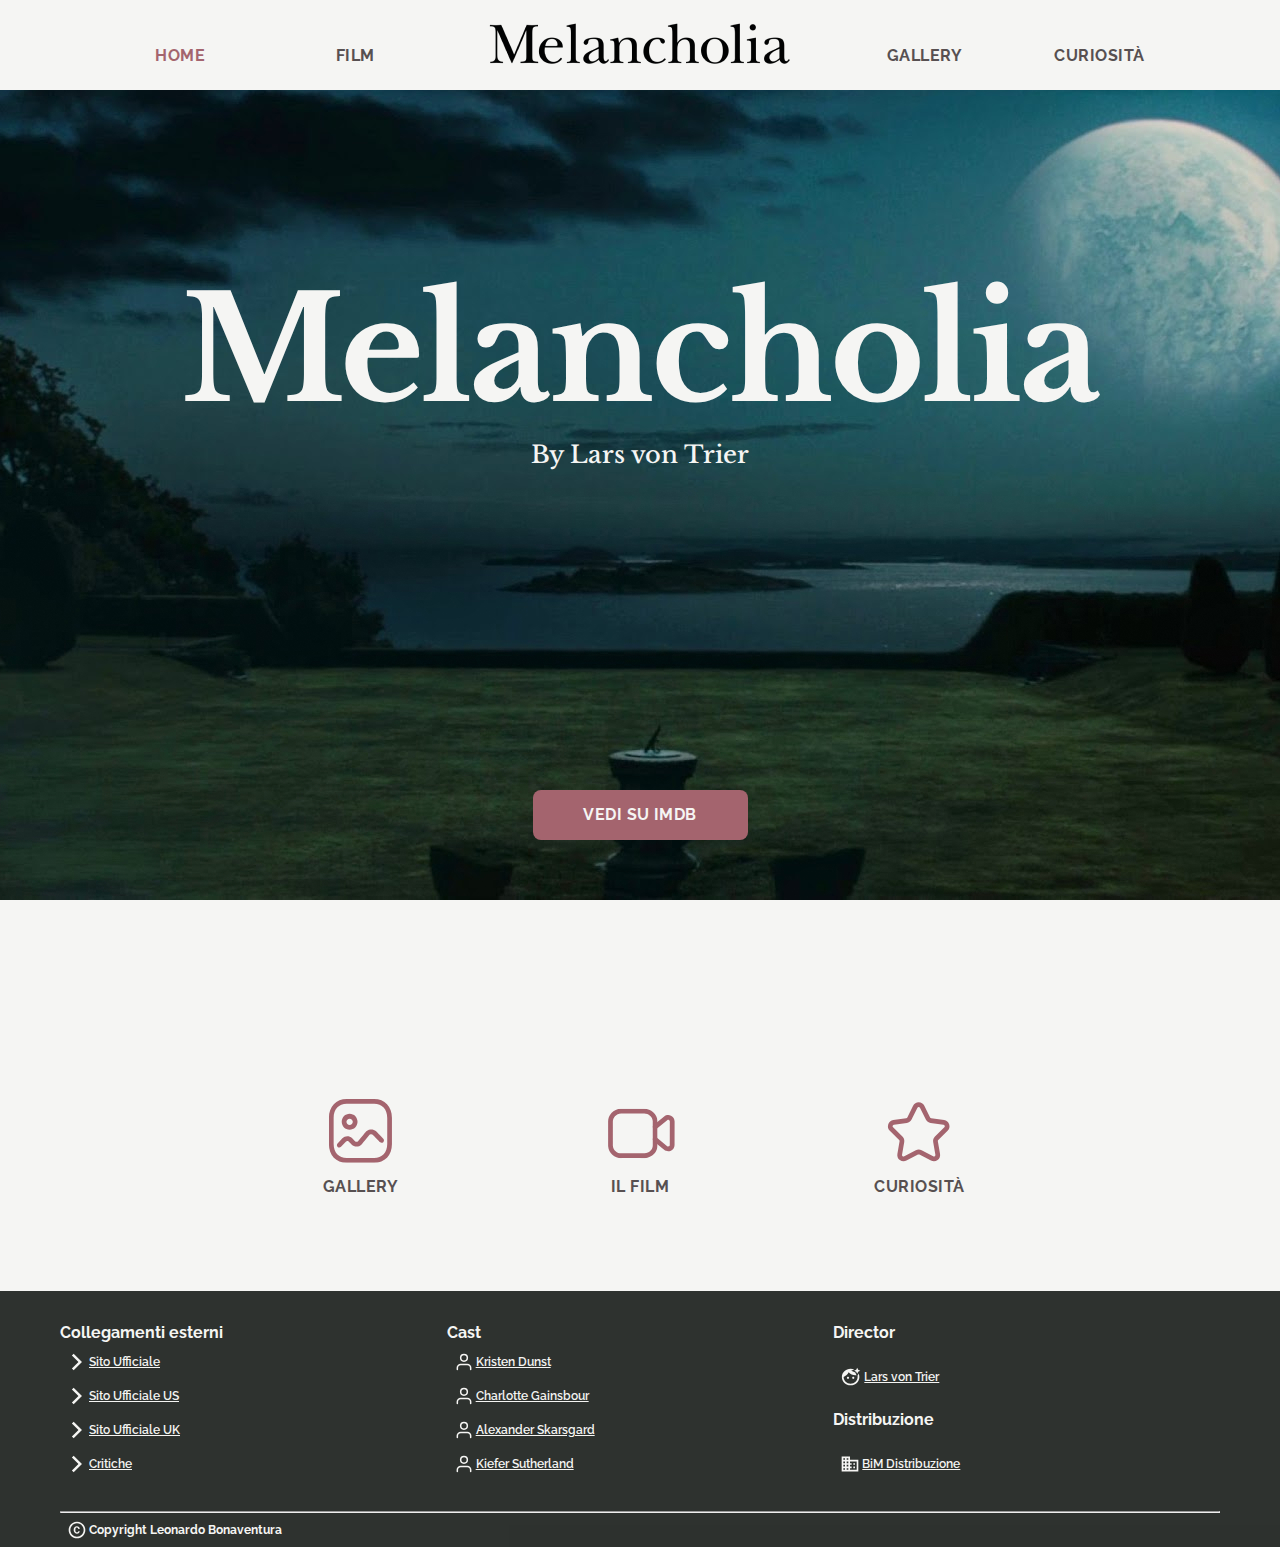
<file: index.html>
<!DOCTYPE html>
<html lang="it">
<head>
    <meta charset="UTF-8">
    <meta http-equiv="X-UA-Compatible" content="IE=edge">
    <meta name="viewport" content="width=device-width, initial-scale=1.0">
    <title>Melancholia - Home</title>
    <link rel="stylesheet" href="style.css">
</head>
<body>
    <header class="container fluid">
        <nav class="main-menu">
            <a href="index.html" class="button-text active">Home</a>
            <a href="descrizione.html" class="button-text">Film</a>
            <a href="index.html" class="logo"><img src="img/logo.png" alt="logo"></a>
            <a href="gallery.html" class="button-text">Gallery</a>
            <a href="curiosita.html" class="button-text">Curiosità</a>
        </nav>
    </header>
    <main id="home">
        <div class="container fluid">
            <div class="flex-col-centered cover-image" id="home-cover">
                    <div class=" textbox light">
                        <h1 id="home-title" >Melancholia</h1>
                        <h3 class="subtitle">By Lars von Trier</h3>
                    </div>
                    <a class="button-text cta-primary" href="https://www.imdb.com/title/tt1527186/">Vedi su IMDB</a>
            </div>
        </div>
        <div class="container  flex-row-centered">
            <div class="flex-row-centered" id="home-icon-wrapper">
                <a class="button-text" href="gallery.html">
                    <div class="flex-col-centered">
                        <img src="icons/Gallery.svg" alt="icona gallery">
                        <span>Gallery</span>
                    </div>
                </a>
                <a  class="button-text" href="descrizione.html">
                    <div class="flex-col-centered">
                        <img src="icons/Film.svg" alt="icona Film">
                        <span>Il Film</span>
                    </div>
                </a>
                <a  class="button-text" href="curiosita.html">
                    <div class="flex-col-centered">
                        <img src="icons/Curiosita.svg" alt="icona curiosità">
                        <span>Curiosità</span>
                    </div>
                </a>
            </div>
        </div>
    </main>
    <footer class="container">
        
        <div class="footer-box">
            <p><strong>Collegamenti esterni</strong></p>
            <a href="http://www.melancholiathemovie.com/">
                <div class="footer-element">
                    <img src="icons/external-Light.svg" alt="icona freccia">
                   <span class="small">Sito Ufficiale</span>
                </div>
            </a>
            <a href="http://www.magpictures.com/melancholia/">
                <div class="footer-element">
                    <img src="icons/external-Light.svg" alt="icona freccia">
                   <span class="small">Sito Ufficiale US</span>
                </div>
            </a>
            <a href="https://www.curzonartificialeye.com/melancholia">
                <div class="footer-element">
                    <img src="icons/external-Light.svg" alt="icona freccia">
                   <span class="small">Sito Ufficiale UK</span>
                </div>
            </a>
            <a href="https://www.metacritic.com/movie/melancholia">
                <div class="footer-element">
                    <img src="icons/external-Light.svg" alt="icona freccia">
                   <span class="small">Critiche</span>
                </div>
            </a>
        </div>
        <div class="footer-box">
            <p><strong>Cast</strong></p>
            <a href="https://www.imdb.com/name/nm0000379/?ref_=tt_ov_st_sm">
                <div class="footer-element">
                    <img src="icons/Person-Light.svg" alt="icona persona">
                   <span class="small">Kristen Dunst</span>
                </div>
            </a>
            <a href="https://www.imdb.com/name/nm0001250/?ref_=tt_ov_st_sm">
                <div class="footer-element">
                    <img src="icons/Person-Light.svg" alt="icona persona">
                   <span class="small">Charlotte Gainsbour</span>
                </div>
            </a>
            <a href="https://www.imdb.com/name/nm0002907/?ref_=ttfc_fc_cl_t3">
                <div class="footer-element">
                    <img src="icons/Person-Light.svg" alt="icona persona">
                   <span class="small">Alexander Skarsgard</span>
                </div>
            </a>
            <a href="https://www.imdb.com/name/nm0000662/?ref_=tt_ov_st_sm">
                <div class="footer-element">
                    <img src="icons/Person-Light.svg" alt="icona persona">
                   <span class="small">Kiefer Sutherland</span>
                </div>
            </a>
        </div>
        <div class="footer-box">
            <p><strong>Director</strong></p>
            <a href="https://www.imdb.com/name/nm0001885/?ref_=tt_ov_wr">
                <div class="footer-element">
                    <img src="icons/director-Light.svg" alt="icona regista">
                   <span class="small">Lars von Trier</span>
                </div>
            </a>
            <p><strong>Distribuzione</strong></p>
            <a href="http://www.bimfilm.com/">
                <div class="footer-element">
                    <img src="icons/distribuzione-Light.svg" alt="icona distribuzione">
                   <span class="small">BiM Distribuzione</span>
                </div>
            </a>
        </div>

        <div class="copyright small">
            <hr>
            <div class="footer-element">
                <img src="icons/copyright.svg" alt="icona copyright">
                <span><strong>Copyright Leonardo Bonaventura</strong></span>
            </div>
        </div>
    </footer>
</body>
</html>
</file>
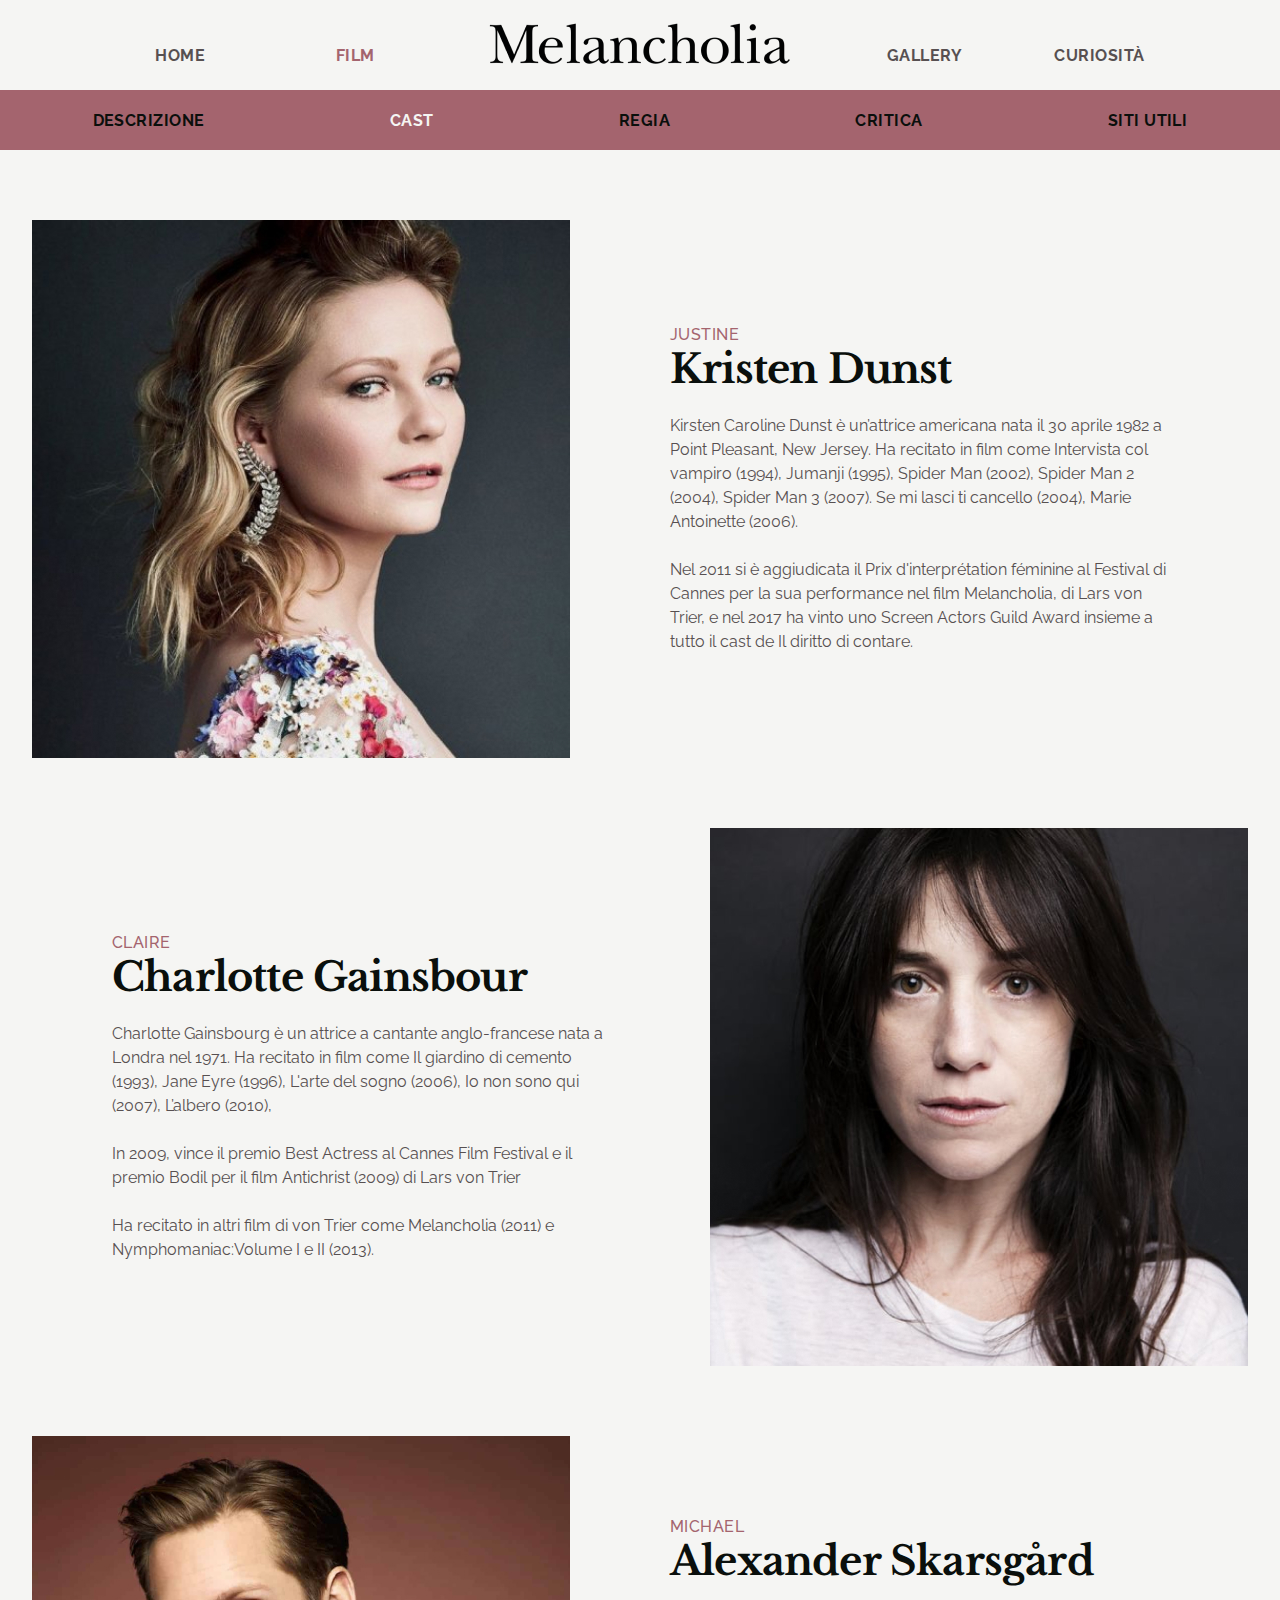
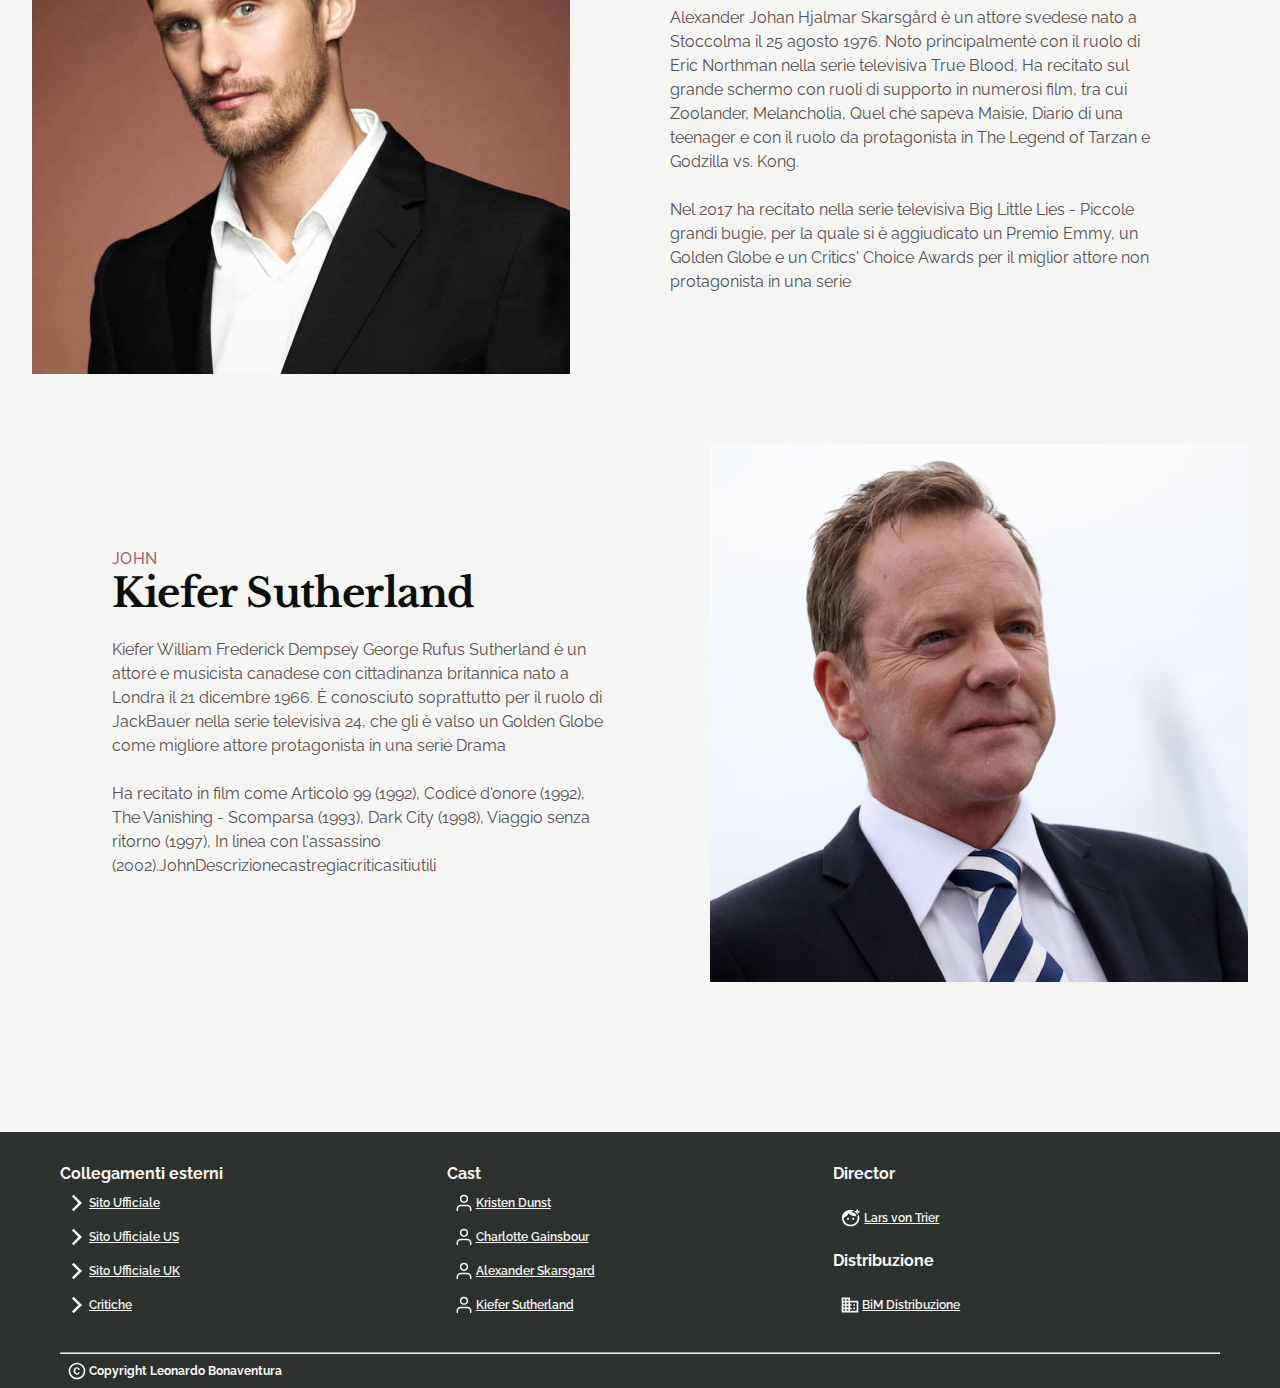
<file: cast.html>
<!DOCTYPE html>
<html lang="it">
<head>
    <meta charset="UTF-8">
    <meta http-equiv="X-UA-Compatible" content="IE=edge">
    <meta name="viewport" content="width=device-width, initial-scale=1.0">
    <title>Melancholia - Cast</title>
    <link rel="stylesheet" href="style.css">
</head>
<body>
    <header class="container fluid">
        <nav class="main-menu">
            <a href="index.html" class="button-text">Home</a>
            <a href="descrizione.html" class="button-text active">Film</a>
            <a href="index.html" class="logo"><img src="img/logo.png" alt="logo"></a>
            <a href="gallery.html" class="button-text">Gallery</a>
            <a href="curiosita.html" class="button-text">Curiosità</a>
        </nav>
        <nav class="sub-menu">
            <a href="descrizione.html" class="button-text">descrizione</a>
            <a href="cast.html" class="button-text active">cast</a>
            <a href="regia.html" class="button-text">regia</a>
            <a href="critica.html" class="button-text">critica</a>
            <a href="siti-utili.html" class="button-text">siti utili</a>
        </nav>
    </header>
    <main id="cast">
        <div class="container-10 footer-distance">
            <div class="person left">
                <img src="img/538/538.jpg" alt="foto kristen dunst">
                <div class="textbox">
                    <span class="pre-title primary">justine</span>
                    <h2 class="dark">Kristen Dunst</h2>
                    <p>Kirsten Caroline Dunst è un’attrice americana nata il 30 aprile 1982 a Point Pleasant, New Jersey. Ha recitato in film come Intervista col vampiro (1994), Jumanji (1995), Spider Man (2002), Spider Man 2 (2004), Spider Man 3 (2007). Se mi lasci ti cancello (2004), Marie Antoinette (2006). <br><br> Nel 2011 si è aggiudicata il Prix d'interprétation féminine al Festival di Cannes per la sua performance nel film Melancholia, di Lars von Trier, e nel 2017 ha vinto uno Screen Actors Guild Award insieme a tutto il cast de Il diritto di contare. </p>
                </div>
            </div>
            <div class="person right">
                <img src="img/538/538-1.jpg" alt="foto Charlotte Gainsbour">
                <div class="textbox">
                    <span class="pre-title primary">claire</span>
                    <h2 class="dark">Charlotte Gainsbour</h2>
                    <p>Charlotte Gainsbourg è un attrice a cantante anglo-francese nata a Londra nel 1971. Ha recitato in film come Il giardino di cemento (1993),  Jane Eyre (1996), L'arte del sogno (2006), Io non sono qui (2007), L’albero (2010), <br><br>In 2009, vince il premio Best Actress al Cannes Film Festival e il premio Bodil per il film Antichrist (2009) di Lars von Trier <br><br>Ha recitato in altri film di von Trier come Melancholia (2011) e Nymphomaniac:Volume I e II (2013).</p>
                </div>
            </div>
            <div class="person left">
                <img src="img/538/538-2.jpg" alt="foto Alexander Skarsgård">
                <div class="textbox">
                    <span class="pre-title primary">michael</span>
                    <h2 class="dark">Alexander Skarsgård</h2>
                    <p>Alexander Johan Hjalmar Skarsgård  è un attore svedese nato a  Stoccolma il 25 agosto 1976.  Noto principalmente con il ruolo di Eric Northman nella serie televisiva True Blood, Ha recitato sul grande schermo con ruoli di supporto in numerosi film, tra cui Zoolander, Melancholia, Quel che sapeva Maisie, Diario di una teenager e con il ruolo da protagonista in The Legend of Tarzan e Godzilla vs. Kong. <br><br>Nel 2017 ha recitato nella serie televisiva Big Little Lies - Piccole grandi bugie, per la quale si è aggiudicato un Premio Emmy, un Golden Globe e un Critics' Choice Awards per il miglior attore non protagonista in una serie</p>
                </div>
            </div>
            <div class="person right">
                <img src="img/538/538-3.jpg" alt="foto Kiefer Sutherland">
                <div class="textbox">
                    <span class="pre-title primary">john</span>
                    <h2 class="dark">Kiefer Sutherland</h2>
                    <p>Kiefer William Frederick Dempsey George Rufus Sutherland è un attore e musicista canadese con cittadinanza britannica nato a Londra il 21 dicembre 1966. È conosciuto soprattutto per il ruolo di JackBauer nella serie televisiva 24, che gli è valso un Golden Globe come migliore attore protagonista in una serie Drama <br><br>Ha recitato in film come Articolo 99 (1992), Codice d'onore (1992), The Vanishing - Scomparsa (1993), Dark City (1998), Viaggio senza ritorno (1997), In linea con l'assassino (2002).JohnDescrizionecastregiacriticasitiutili</p>
                </div>
            </div>
        </div>
    </main>
    <footer class="container">
        
        <div class="footer-box">
            <p><strong>Collegamenti esterni</strong></p>
            <a href="http://www.melancholiathemovie.com/">
                <div class="footer-element">
                    <img src="icons/external-Light.svg" alt="icona freccia">
                   <span class="small">Sito Ufficiale</span>
                </div>
            </a>
            <a href="http://www.magpictures.com/melancholia/">
                <div class="footer-element">
                    <img src="icons/external-Light.svg" alt="icona freccia">
                   <span class="small">Sito Ufficiale US</span>
                </div>
            </a>
            <a href="https://www.curzonartificialeye.com/melancholia">
                <div class="footer-element">
                    <img src="icons/external-Light.svg" alt="icona freccia">
                   <span class="small">Sito Ufficiale UK</span>
                </div>
            </a>
            <a href="https://www.metacritic.com/movie/melancholia">
                <div class="footer-element">
                    <img src="icons/external-Light.svg" alt="icona freccia">
                   <span class="small">Critiche</span>
                </div>
            </a>
        </div>
        <div class="footer-box">
            <p><strong>Cast</strong></p>
            <a href="https://www.imdb.com/name/nm0000379/?ref_=tt_ov_st_sm">
                <div class="footer-element">
                    <img src="icons/Person-Light.svg" alt="icona persona">
                   <span class="small">Kristen Dunst</span>
                </div>
            </a>
            <a href="https://www.imdb.com/name/nm0001250/?ref_=tt_ov_st_sm">
                <div class="footer-element">
                    <img src="icons/Person-Light.svg" alt="icona persona">
                   <span class="small">Charlotte Gainsbour</span>
                </div>
            </a>
            <a href="https://www.imdb.com/name/nm0002907/?ref_=ttfc_fc_cl_t3">
                <div class="footer-element">
                    <img src="icons/Person-Light.svg" alt="icona persona">
                   <span class="small">Alexander Skarsgard</span>
                </div>
            </a>
            <a href="https://www.imdb.com/name/nm0000662/?ref_=tt_ov_st_sm">
                <div class="footer-element">
                    <img src="icons/Person-Light.svg" alt="icona persona">
                   <span class="small">Kiefer Sutherland</span>
                </div>
            </a>
        </div>
        <div class="footer-box">
            <p><strong>Director</strong></p>
            <a href="https://www.imdb.com/name/nm0001885/?ref_=tt_ov_wr">
                <div class="footer-element">
                    <img src="icons/director-Light.svg" alt="icona regista">
                   <span class="small">Lars von Trier</span>
                </div>
            </a>
            <p><strong>Distribuzione</strong></p>
            <a href="http://www.bimfilm.com/">
                <div class="footer-element">
                    <img src="icons/distribuzione-Light.svg" alt="icona distribuzione">
                   <span class="small">BiM Distribuzione</span>
                </div>
            </a>
        </div>

        <div class="copyright small">
            <hr>
            <div class="footer-element">
                <img src="icons/copyright.svg" alt="icona copyright">
                <span><strong>Copyright Leonardo Bonaventura</strong></span>
            </div>
        </div>
    </footer>
</body>
</html>
</file>
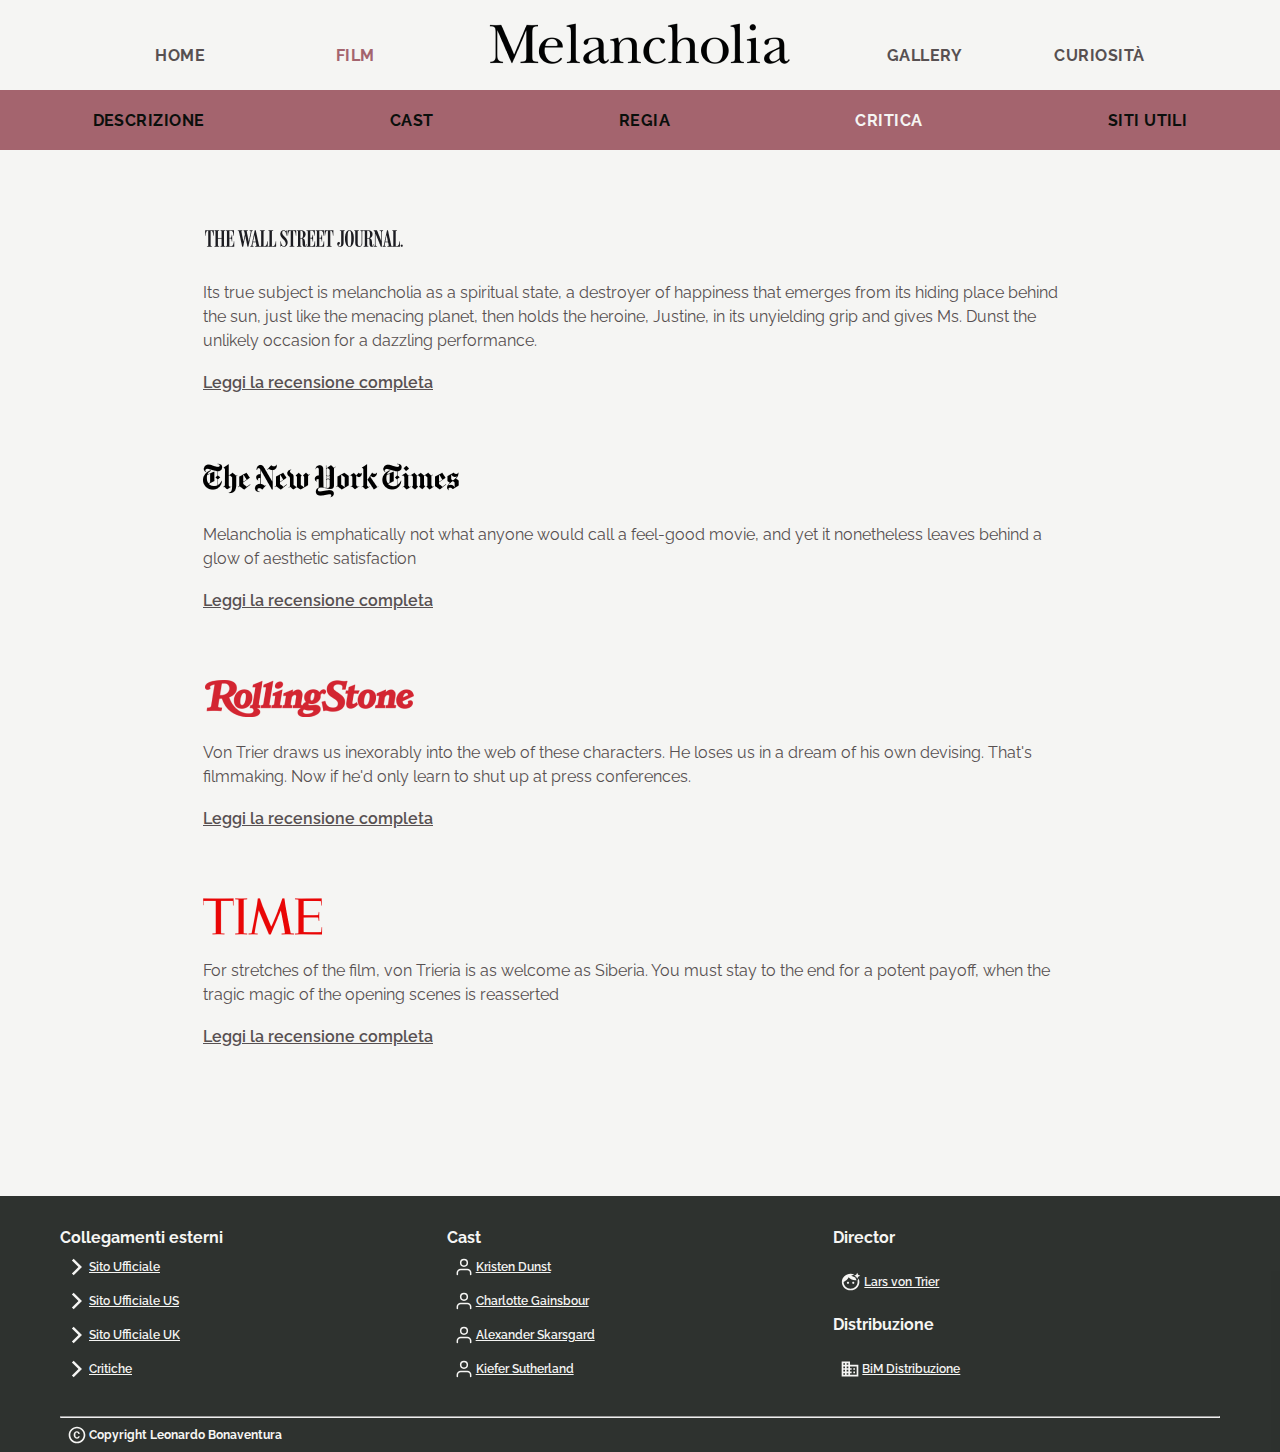
<file: critica.html>
<!DOCTYPE html>
<html lang="it">
<head>
    <meta charset="UTF-8">
    <meta http-equiv="X-UA-Compatible" content="IE=edge">
    <meta name="viewport" content="width=device-width, initial-scale=1.0">
    <title>Melancholia - Critica</title>
    <link rel="stylesheet" href="style.css">
</head>
<body>
    <header class="container fluid">
        <nav class="main-menu">
            <a href="index.html" class="button-text">Home</a>
            <a href="descrizione.html" class="button-text active">Film</a>
            <a href="index.html" class="logo"><img src="img/logo.png" alt="logo"></a>
            <a href="gallery.html" class="button-text">Gallery</a>
            <a href="curiosita.html" class="button-text">Curiosità</a>
        </nav>
        <nav class="sub-menu">
            <a href="descrizione.html" class="button-text">descrizione</a>
            <a href="cast.html" class="button-text">cast</a>
            <a href="regia.html" class="button-text">regia</a>
            <a href="critica.html" class="button-text active">critica</a>
            <a href="siti-utili.html" class="button-text">siti utili</a>
        </nav>
    </header>
    <main id="critica">
        <div class="container-8 footer-distance">
            <div class="critica">
                <img src="img/journal/journal-image.png" alt="logo giornale">
                <p>Its true subject is melancholia as a spiritual state, a destroyer of happiness that emerges from its hiding place behind the sun, just like the menacing planet, then holds the heroine, Justine, in its unyielding grip and gives Ms. Dunst the unlikely occasion for a dazzling performance.</p>
                <a href="">Leggi la recensione completa</a>
            </div>
            <div class="critica">
                <img src="img/journal/journal-image-1.png" alt="logo giornale">
                <p>Melancholia is emphatically not what anyone would call a feel-good movie, and yet it nonetheless leaves behind a glow of aesthetic satisfaction</p>
                <a href="">Leggi la recensione completa</a>
            </div>
            <div class="critica">
                <img src="img/journal/journal-image-2.png" alt="logo giornale">
                <p>Von Trier draws us inexorably into the web of these characters. He loses us in a dream of his own devising. That's filmmaking. Now if he'd only learn to shut up at press conferences.</p>
                <a href="">Leggi la recensione completa</a>
            </div>
            <div class="critica">
                <img src="img/journal/journal-image-3.png" alt="logo giornale">
                <p>For stretches of the film, von Trieria is as welcome as Siberia. You must stay to the end for a potent payoff, when the tragic magic of the opening scenes is reasserted</p>
                <a href="">Leggi la recensione completa</a>
            </div>
        </div>
    </main>
    <footer class="container">
        
        <div class="footer-box">
            <p><strong>Collegamenti esterni</strong></p>
            <a href="http://www.melancholiathemovie.com/">
                <div class="footer-element">
                    <img src="icons/external-Light.svg" alt="icona freccia">
                   <span class="small">Sito Ufficiale</span>
                </div>
            </a>
            <a href="http://www.magpictures.com/melancholia/">
                <div class="footer-element">
                    <img src="icons/external-Light.svg" alt="icona freccia">
                   <span class="small">Sito Ufficiale US</span>
                </div>
            </a>
            <a href="https://www.curzonartificialeye.com/melancholia">
                <div class="footer-element">
                    <img src="icons/external-Light.svg" alt="icona freccia">
                   <span class="small">Sito Ufficiale UK</span>
                </div>
            </a>
            <a href="https://www.metacritic.com/movie/melancholia">
                <div class="footer-element">
                    <img src="icons/external-Light.svg" alt="icona freccia">
                   <span class="small">Critiche</span>
                </div>
            </a>
        </div>
        <div class="footer-box">
            <p><strong>Cast</strong></p>
            <a href="https://www.imdb.com/name/nm0000379/?ref_=tt_ov_st_sm">
                <div class="footer-element">
                    <img src="icons/Person-Light.svg" alt="icona persona">
                   <span class="small">Kristen Dunst</span>
                </div>
            </a>
            <a href="https://www.imdb.com/name/nm0001250/?ref_=tt_ov_st_sm">
                <div class="footer-element">
                    <img src="icons/Person-Light.svg" alt="icona persona">
                   <span class="small">Charlotte Gainsbour</span>
                </div>
            </a>
            <a href="https://www.imdb.com/name/nm0002907/?ref_=ttfc_fc_cl_t3">
                <div class="footer-element">
                    <img src="icons/Person-Light.svg" alt="icona persona">
                   <span class="small">Alexander Skarsgard</span>
                </div>
            </a>
            <a href="https://www.imdb.com/name/nm0000662/?ref_=tt_ov_st_sm">
                <div class="footer-element">
                    <img src="icons/Person-Light.svg" alt="icona persona">
                   <span class="small">Kiefer Sutherland</span>
                </div>
            </a>
        </div>
        <div class="footer-box">
            <p><strong>Director</strong></p>
            <a href="https://www.imdb.com/name/nm0001885/?ref_=tt_ov_wr">
                <div class="footer-element">
                    <img src="icons/director-Light.svg" alt="icona regista">
                   <span class="small">Lars von Trier</span>
                </div>
            </a>
            <p><strong>Distribuzione</strong></p>
            <a href="http://www.bimfilm.com/">
                <div class="footer-element">
                    <img src="icons/distribuzione-Light.svg" alt="icona distribuzione">
                   <span class="small">BiM Distribuzione</span>
                </div>
            </a>
        </div>

        <div class="copyright small">
            <hr>
            <div class="footer-element">
                <img src="icons/copyright.svg" alt="icona copyright">
                <span><strong>Copyright Leonardo Bonaventura</strong></span>
            </div>
        </div>
    </footer>
</body>
</html>
</file>
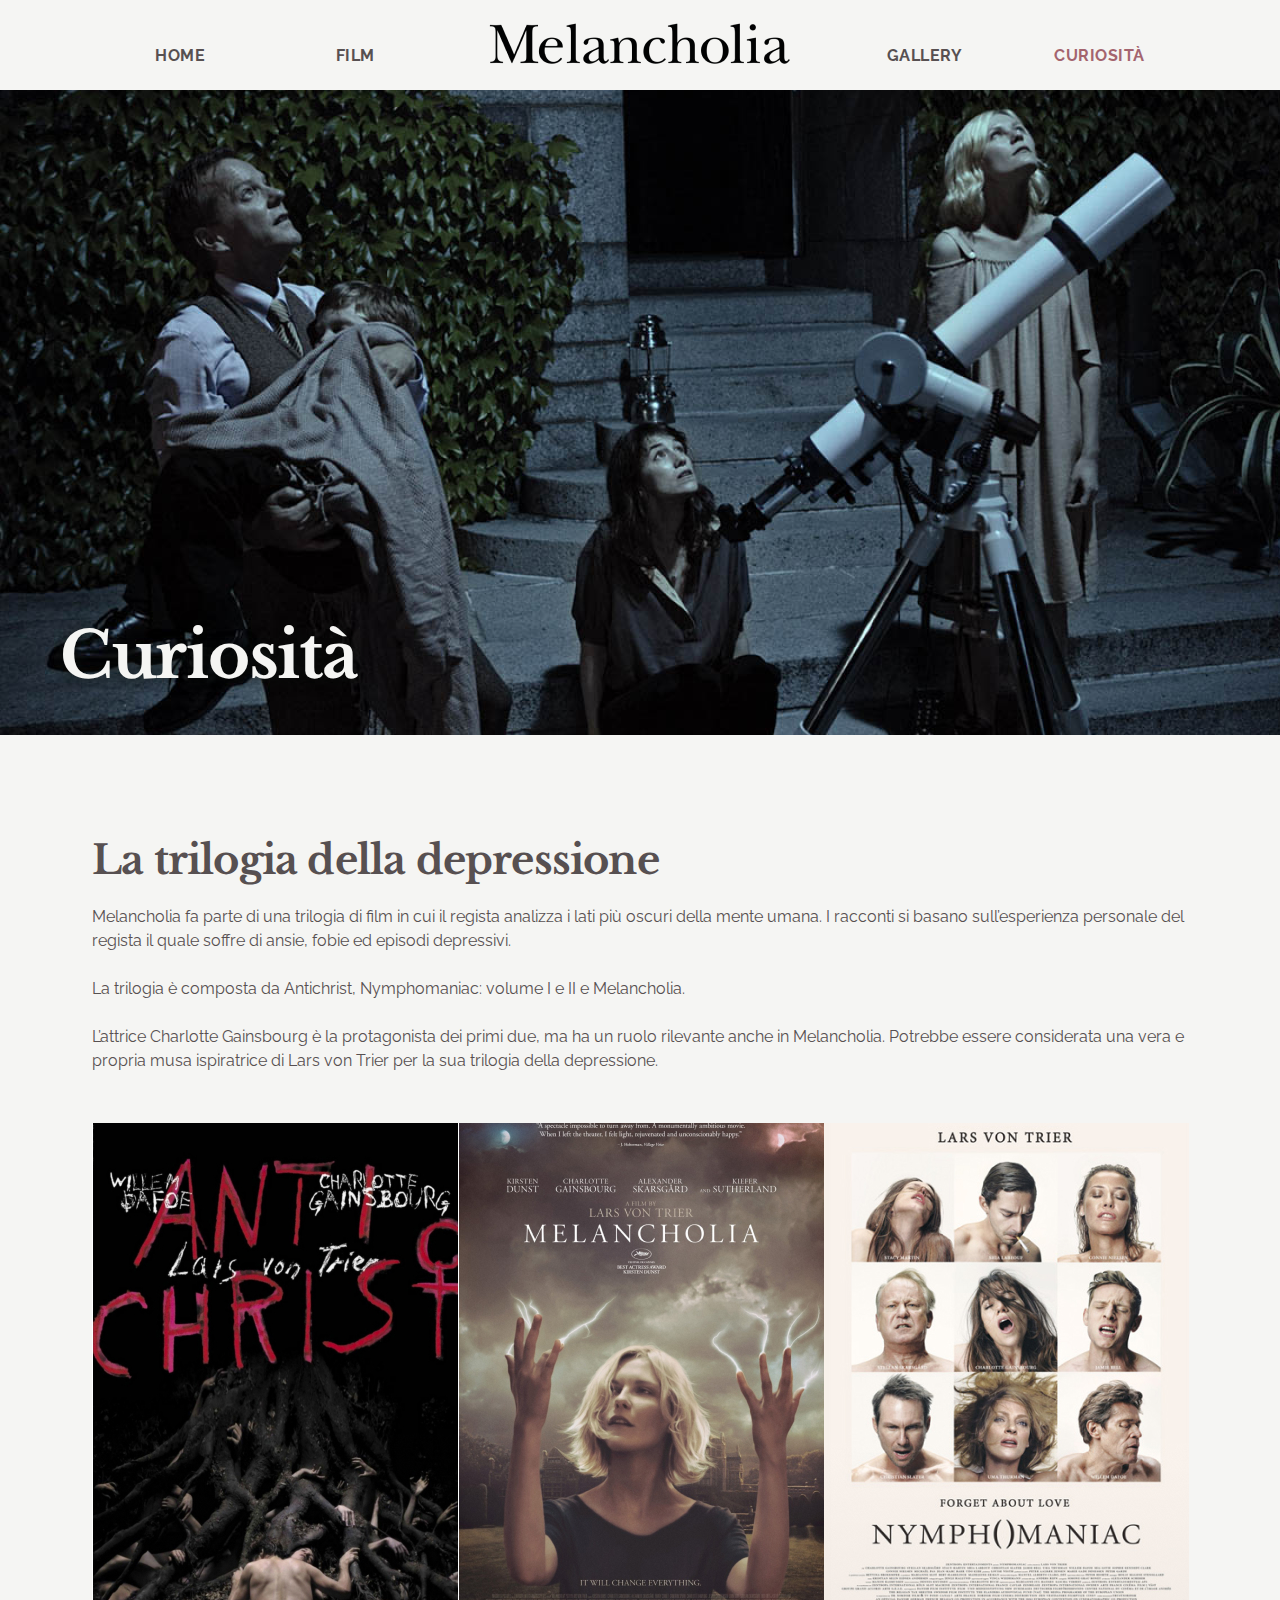
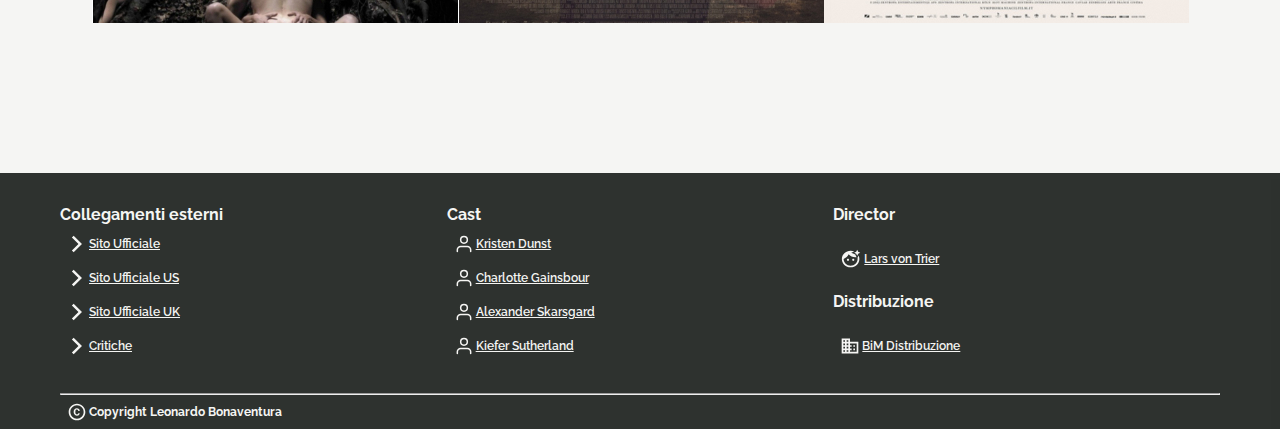
<file: curiosita.html>
<!DOCTYPE html>
<html lang="it">
<head>
    <meta charset="UTF-8">
    <meta http-equiv="X-UA-Compatible" content="IE=edge">
    <meta name="viewport" content="width=device-width, initial-scale=1.0">
    <title>Melancholia - Curiosità</title>
    <link rel="stylesheet" href="style.css">
</head>
<body>
    <header class="container fluid">
        <nav class="main-menu">
            <a href="index.html" class="button-text">Home</a>
            <a href="descrizione.html" class="button-text">Film</a>
            <a href="index.html" class="logo"><img src="img/logo.png" alt="logo"></a>
            <a href="gallery.html" class="button-text">Gallery</a>
            <a href="curiosita.html" class="button-text active">Curiosità</a>
        </nav>
        <div class="cover-image h645" id="cover-curiosità">
            <h1 class="light">Curiosità</h1>
        </div>
    </header>
    <main id="curiosità">
        <div class="container-10 footer-distance">
            <div class="flex-col-centered">
                <div class="textbox">
                    <h2>La trilogia della depressione</h2>
                    <p>Melancholia fa parte di una trilogia di film in cui il regista analizza i lati più oscuri della mente umana. I racconti si basano sull’esperienza personale del regista il quale soffre di ansie, fobie ed episodi depressivi. <br><br>La trilogia è composta da Antichrist, Nymphomaniac: volume I e II e Melancholia. <br><br>L’attrice Charlotte Gainsbourg è la protagonista dei primi due, ma ha un ruolo rilevante anche in Melancholia. Potrebbe essere considerata una vera e propria musa ispiratrice di Lars von Trier per la sua trilogia della depressione.</p>
                </div>
                <div id="locandine" class="flex-row-centered">
                    <img src="img/365/365.jpg" alt="locandina Antichrist">
                    <img src="img/365/365-1.jpg" alt="locandina Melancholia">
                    <img src="img/365/365-2.jpg" alt="locandina Nymphomaniac">
                </div>
            </div>
        </div>
    </main>
    <footer class="container">
        
        <div class="footer-box">
            <p><strong>Collegamenti esterni</strong></p>
            <a href="http://www.melancholiathemovie.com/">
                <div class="footer-element">
                    <img src="icons/external-Light.svg" alt="icona freccia">
                   <span class="small">Sito Ufficiale</span>
                </div>
            </a>
            <a href="http://www.magpictures.com/melancholia/">
                <div class="footer-element">
                    <img src="icons/external-Light.svg" alt="icona freccia">
                   <span class="small">Sito Ufficiale US</span>
                </div>
            </a>
            <a href="https://www.curzonartificialeye.com/melancholia">
                <div class="footer-element">
                    <img src="icons/external-Light.svg" alt="icona freccia">
                   <span class="small">Sito Ufficiale UK</span>
                </div>
            </a>
            <a href="https://www.metacritic.com/movie/melancholia">
                <div class="footer-element">
                    <img src="icons/external-Light.svg" alt="icona freccia">
                   <span class="small">Critiche</span>
                </div>
            </a>
        </div>
        <div class="footer-box">
            <p><strong>Cast</strong></p>
            <a href="https://www.imdb.com/name/nm0000379/?ref_=tt_ov_st_sm">
                <div class="footer-element">
                    <img src="icons/Person-Light.svg" alt="icona persona">
                   <span class="small">Kristen Dunst</span>
                </div>
            </a>
            <a href="https://www.imdb.com/name/nm0001250/?ref_=tt_ov_st_sm">
                <div class="footer-element">
                    <img src="icons/Person-Light.svg" alt="icona persona">
                   <span class="small">Charlotte Gainsbour</span>
                </div>
            </a>
            <a href="https://www.imdb.com/name/nm0002907/?ref_=ttfc_fc_cl_t3">
                <div class="footer-element">
                    <img src="icons/Person-Light.svg" alt="icona persona">
                   <span class="small">Alexander Skarsgard</span>
                </div>
            </a>
            <a href="https://www.imdb.com/name/nm0000662/?ref_=tt_ov_st_sm">
                <div class="footer-element">
                    <img src="icons/Person-Light.svg" alt="icona persona">
                   <span class="small">Kiefer Sutherland</span>
                </div>
            </a>
        </div>
        <div class="footer-box">
            <p><strong>Director</strong></p>
            <a href="https://www.imdb.com/name/nm0001885/?ref_=tt_ov_wr">
                <div class="footer-element">
                    <img src="icons/director-Light.svg" alt="icona regista">
                   <span class="small">Lars von Trier</span>
                </div>
            </a>
            <p><strong>Distribuzione</strong></p>
            <a href="http://www.bimfilm.com/">
                <div class="footer-element">
                    <img src="icons/distribuzione-Light.svg" alt="icona distribuzione">
                   <span class="small">BiM Distribuzione</span>
                </div>
            </a>
        </div>

        <div class="copyright small">
            <hr>
            <div class="footer-element">
                <img src="icons/copyright.svg" alt="icona copyright">
                <span><strong>Copyright Leonardo Bonaventura</strong></span>
            </div>
        </div>
    </footer>
</body>
</html>
</file>
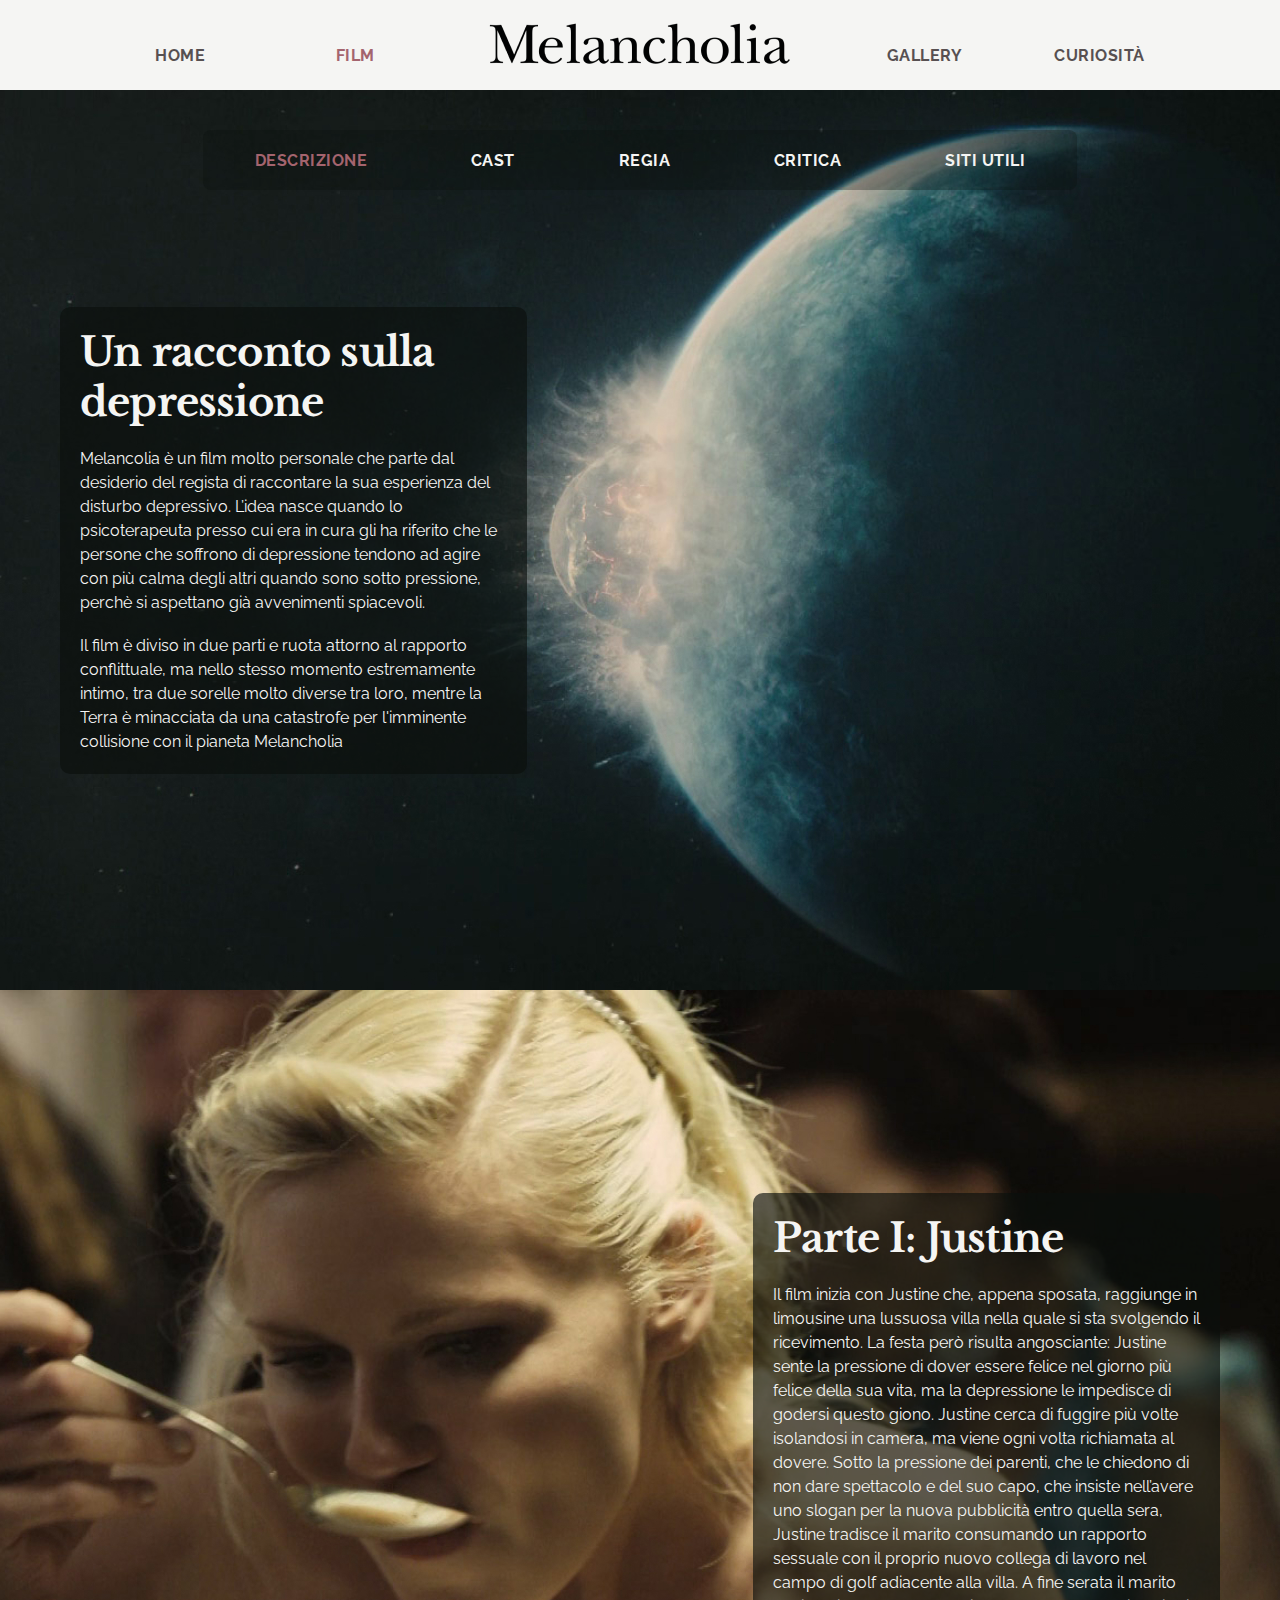
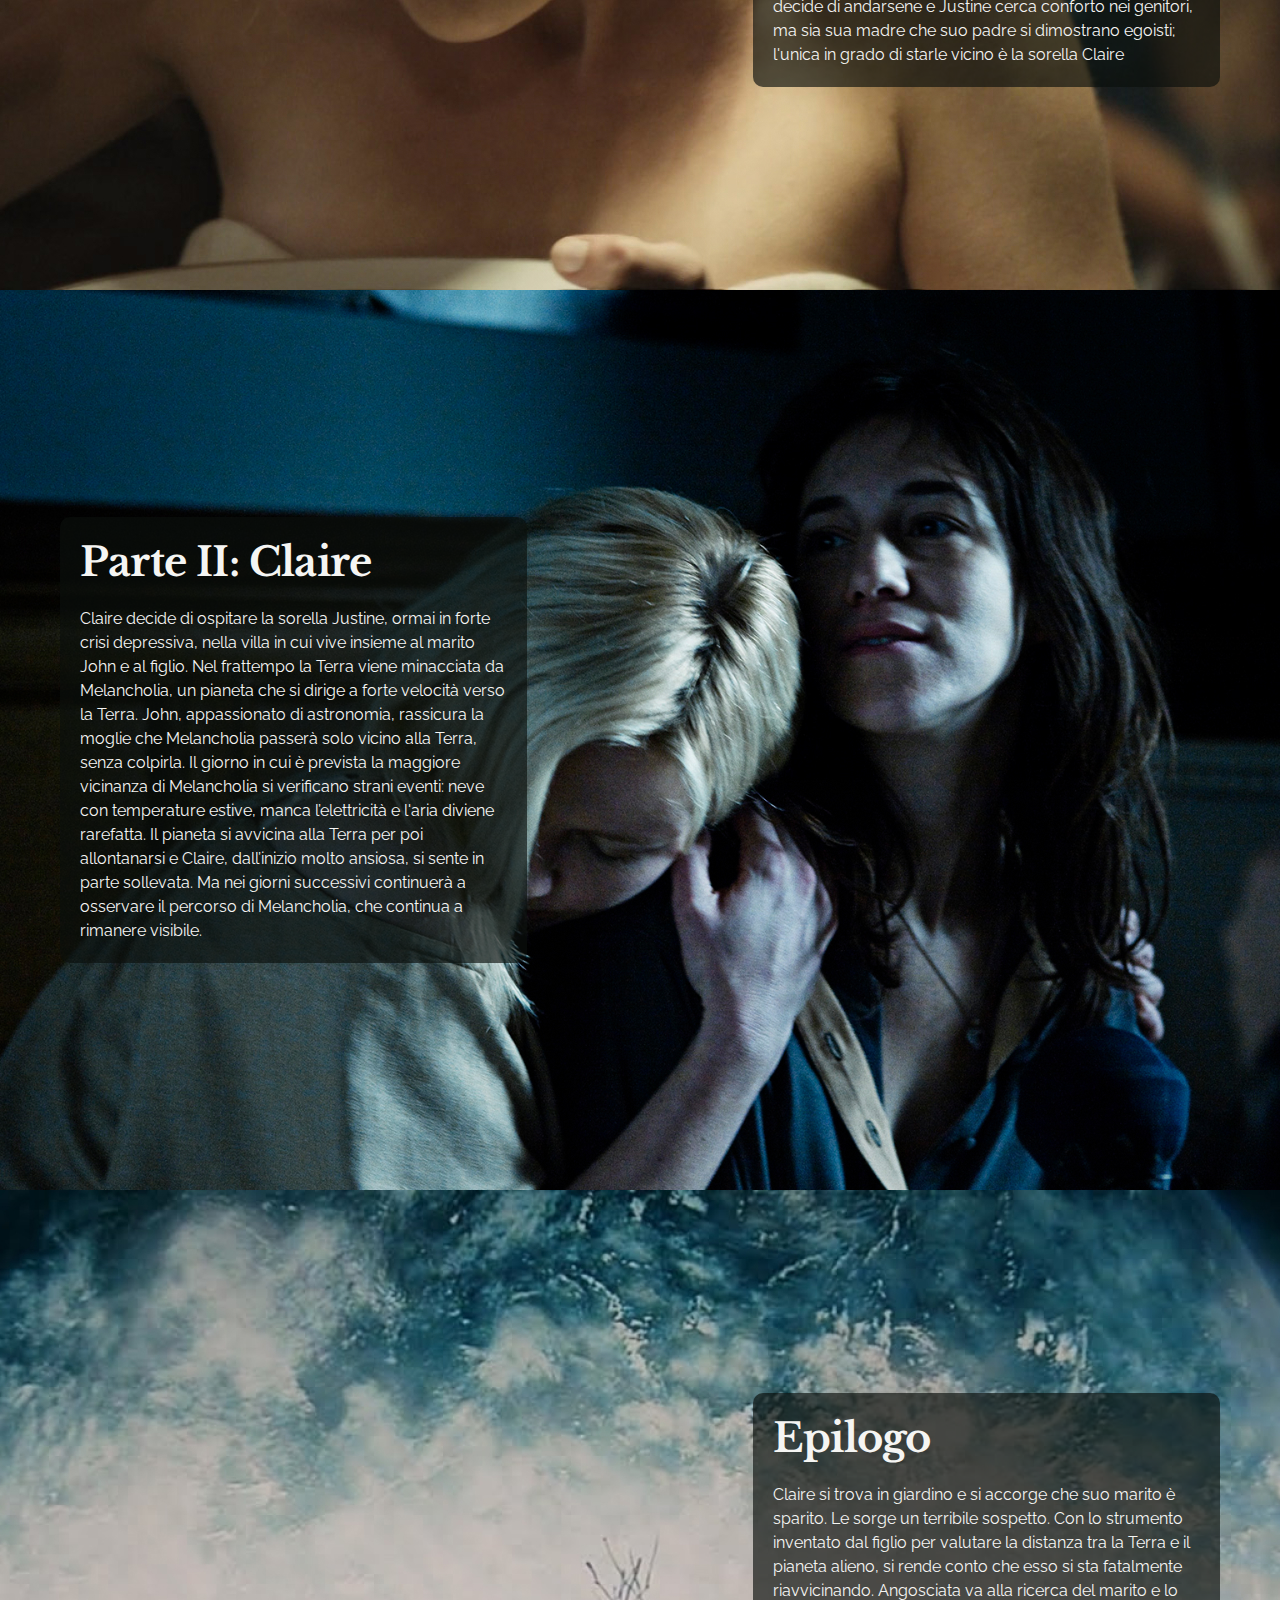
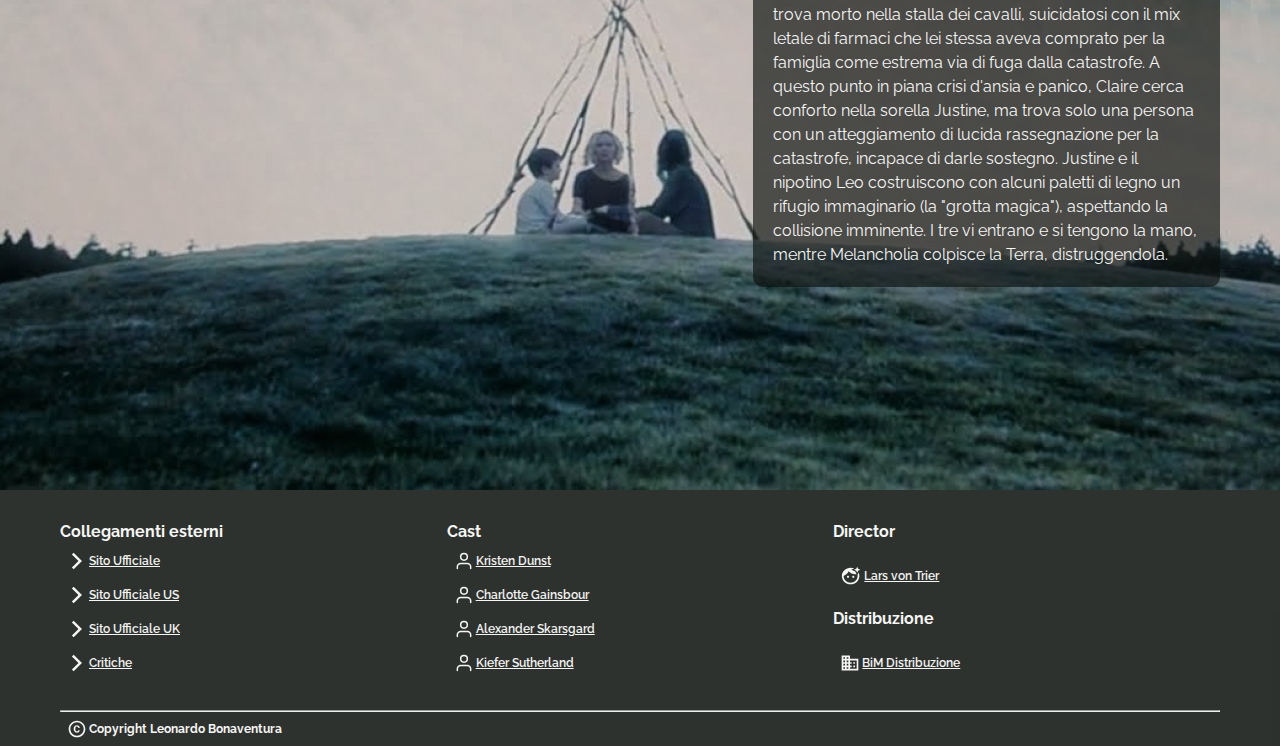
<file: descrizione.html>
<!DOCTYPE html>
<html lang="it">
<head>
    <meta charset="UTF-8">
    <meta http-equiv="X-UA-Compatible" content="IE=edge">
    <meta name="viewport" content="width=device-width, initial-scale=1.0">
    <title>Melancholia - Descrizione</title>
    <link rel="stylesheet" href="style.css">
</head>
<body>
    <header class="container fluid">
        <nav class="main-menu">
            <a href="index.html" class="button-text">Home</a>
            <a href="descrizione.html" class="button-text active">Film</a>
            <a href="index.html" class="logo"><img src="img/logo.png" alt="logo"></a>
            <a href="gallery.html" class="button-text">Gallery</a>
            <a href="curiosita.html" class="button-text">Curiosità</a>
        </nav>
        <nav id="description-menu">
            <a href="descrizione.html" class="button-text active">descrizione</a>
            <a href="cast.html" class="button-text">cast</a>
            <a href="regia.html" class="button-text">regia</a>
            <a href="critica.html" class="button-text">critica</a>
            <a href="siti-utili.html" class="button-text">siti utili</a>
        </nav>
    </header>
    <main id="description">
        <div class="container fluid">
            <div class="flex-col-centered left cover-image" id="desc1-cover">
                <div class="textbox light">
                    <h2>Un racconto sulla depressione</h2>
                    <p>Melancolia è un film molto personale che parte dal desiderio del regista di raccontare la sua esperienza del disturbo depressivo. L’idea nasce quando lo psicoterapeuta presso cui era in cura gli ha riferito che le persone che soffrono di depressione tendono ad agire con più calma degli altri quando sono sotto pressione, perchè si aspettano già avvenimenti spiacevoli.</p>
                    <br>
                    <p>Il film è diviso in due parti e ruota attorno al rapporto conflittuale, ma nello stesso momento estremamente intimo, tra due sorelle molto diverse tra loro, mentre la Terra è minacciata da una catastrofe per l'imminente collisione con il pianeta Melancholia</p>
                </div>
            </div>
            <div class="flex-col-centered right cover-image" id="desc2-cover">
                <div class="textbox light">
                    <h2>Parte I: Justine</h2>
                    <p>Il film inizia con Justine che, appena sposata, raggiunge in limousine una lussuosa villa nella quale si sta svolgendo il ricevimento. La festa però risulta angosciante: Justine sente la pressione di dover essere felice nel giorno più felice della sua vita, ma la depressione le impedisce di godersi questo giono. Justine cerca di fuggire più volte isolandosi in camera, ma viene ogni volta richiamata al dovere. Sotto la pressione dei parenti, che le chiedono di non dare spettacolo e del suo capo, che insiste nell’avere uno slogan per la nuova pubblicità entro quella sera, Justine tradisce il marito consumando un rapporto sessuale con il proprio nuovo collega di lavoro nel campo di golf adiacente alla villa. A fine serata il marito decide di andarsene e Justine cerca conforto nei genitori, ma sia sua madre che suo padre si dimostrano egoisti; l'unica in grado di starle vicino è la sorella Claire</p>
                </div>
            </div>
            <div class="flex-col-centered left cover-image" id="desc3-cover">
                <div class="textbox light">
                    <h2>Parte II: Claire</h2>
                    <p>Claire decide di ospitare la sorella Justine, ormai in forte crisi depressiva, nella villa in cui vive insieme al marito John e al figlio.  Nel frattempo la Terra viene minacciata da Melancholia, un pianeta che si dirige a forte velocità verso la Terra. John, appassionato di astronomia, rassicura la moglie che Melancholia passerà solo vicino alla Terra, senza colpirla. Il giorno in cui è prevista la maggiore vicinanza di Melancholia si verificano strani eventi: neve con temperature estive, manca l’elettricità e l'aria diviene rarefatta. Il pianeta si avvicina alla Terra per poi allontanarsi e Claire, dall’inizio molto ansiosa, si sente in parte sollevata. Ma nei giorni successivi continuerà a osservare il percorso di Melancholia, che continua a rimanere visibile.</p>
                </div>
            </div>
            <div class="flex-col-centered right cover-image" id="desc4-cover">
                <div class="textbox light">
                    <h2>Epilogo</h2>
                    <p>Claire si trova in giardino e si accorge che suo marito è sparito. Le sorge un terribile sospetto. Con lo strumento inventato dal figlio per valutare la distanza tra la Terra e il pianeta alieno, si rende conto che esso si sta fatalmente riavvicinando. Angosciata va alla ricerca del marito e lo trova morto nella stalla dei cavalli, suicidatosi con il mix letale di farmaci che lei stessa aveva comprato per la famiglia come estrema via di fuga dalla catastrofe. A questo punto in piana crisi d'ansia e panico, Claire cerca conforto nella sorella Justine, ma trova solo una persona con un atteggiamento di lucida rassegnazione per la catastrofe, incapace di darle sostegno.  Justine e il nipotino Leo costruiscono con alcuni paletti di legno un rifugio immaginario (la "grotta magica"), aspettando la collisione imminente. I tre vi entrano e si tengono la mano, mentre Melancholia colpisce la Terra, distruggendola.</p>
                </div>
            </div>
        </div> 
    </main>
    <footer class="container">
        
        <div class="footer-box">
            <p><strong>Collegamenti esterni</strong></p>
            <a href="http://www.melancholiathemovie.com/">
                <div class="footer-element">
                    <img src="icons/external-Light.svg" alt="icona freccia">
                   <span class="small">Sito Ufficiale</span>
                </div>
            </a>
            <a href="http://www.magpictures.com/melancholia/">
                <div class="footer-element">
                    <img src="icons/external-Light.svg" alt="icona freccia">
                   <span class="small">Sito Ufficiale US</span>
                </div>
            </a>
            <a href="https://www.curzonartificialeye.com/melancholia">
                <div class="footer-element">
                    <img src="icons/external-Light.svg" alt="icona freccia">
                   <span class="small">Sito Ufficiale UK</span>
                </div>
            </a>
            <a href="https://www.metacritic.com/movie/melancholia">
                <div class="footer-element">
                    <img src="icons/external-Light.svg" alt="icona freccia">
                   <span class="small">Critiche</span>
                </div>
            </a>
        </div>
        <div class="footer-box">
            <p><strong>Cast</strong></p>
            <a href="https://www.imdb.com/name/nm0000379/?ref_=tt_ov_st_sm">
                <div class="footer-element">
                    <img src="icons/Person-Light.svg" alt="icona persona">
                   <span class="small">Kristen Dunst</span>
                </div>
            </a>
            <a href="https://www.imdb.com/name/nm0001250/?ref_=tt_ov_st_sm">
                <div class="footer-element">
                    <img src="icons/Person-Light.svg" alt="icona persona">
                   <span class="small">Charlotte Gainsbour</span>
                </div>
            </a>
            <a href="https://www.imdb.com/name/nm0002907/?ref_=ttfc_fc_cl_t3">
                <div class="footer-element">
                    <img src="icons/Person-Light.svg" alt="icona persona">
                   <span class="small">Alexander Skarsgard</span>
                </div>
            </a>
            <a href="https://www.imdb.com/name/nm0000662/?ref_=tt_ov_st_sm">
                <div class="footer-element">
                    <img src="icons/Person-Light.svg" alt="icona persona">
                   <span class="small">Kiefer Sutherland</span>
                </div>
            </a>
        </div>
        <div class="footer-box">
            <p><strong>Director</strong></p>
            <a href="https://www.imdb.com/name/nm0001885/?ref_=tt_ov_wr">
                <div class="footer-element">
                    <img src="icons/director-Light.svg" alt="icona regista">
                   <span class="small">Lars von Trier</span>
                </div>
            </a>
            <p><strong>Distribuzione</strong></p>
            <a href="http://www.bimfilm.com/">
                <div class="footer-element">
                    <img src="icons/distribuzione-Light.svg" alt="icona distribuzione">
                   <span class="small">BiM Distribuzione</span>
                </div>
            </a>
        </div>

        <div class="copyright small">
            <hr>
            <div class="footer-element">
                <img src="icons/copyright.svg" alt="icona copyright">
                <span><strong>Copyright Leonardo Bonaventura</strong></span>
            </div>
        </div>
    </footer>
</body>
</html>
</file>
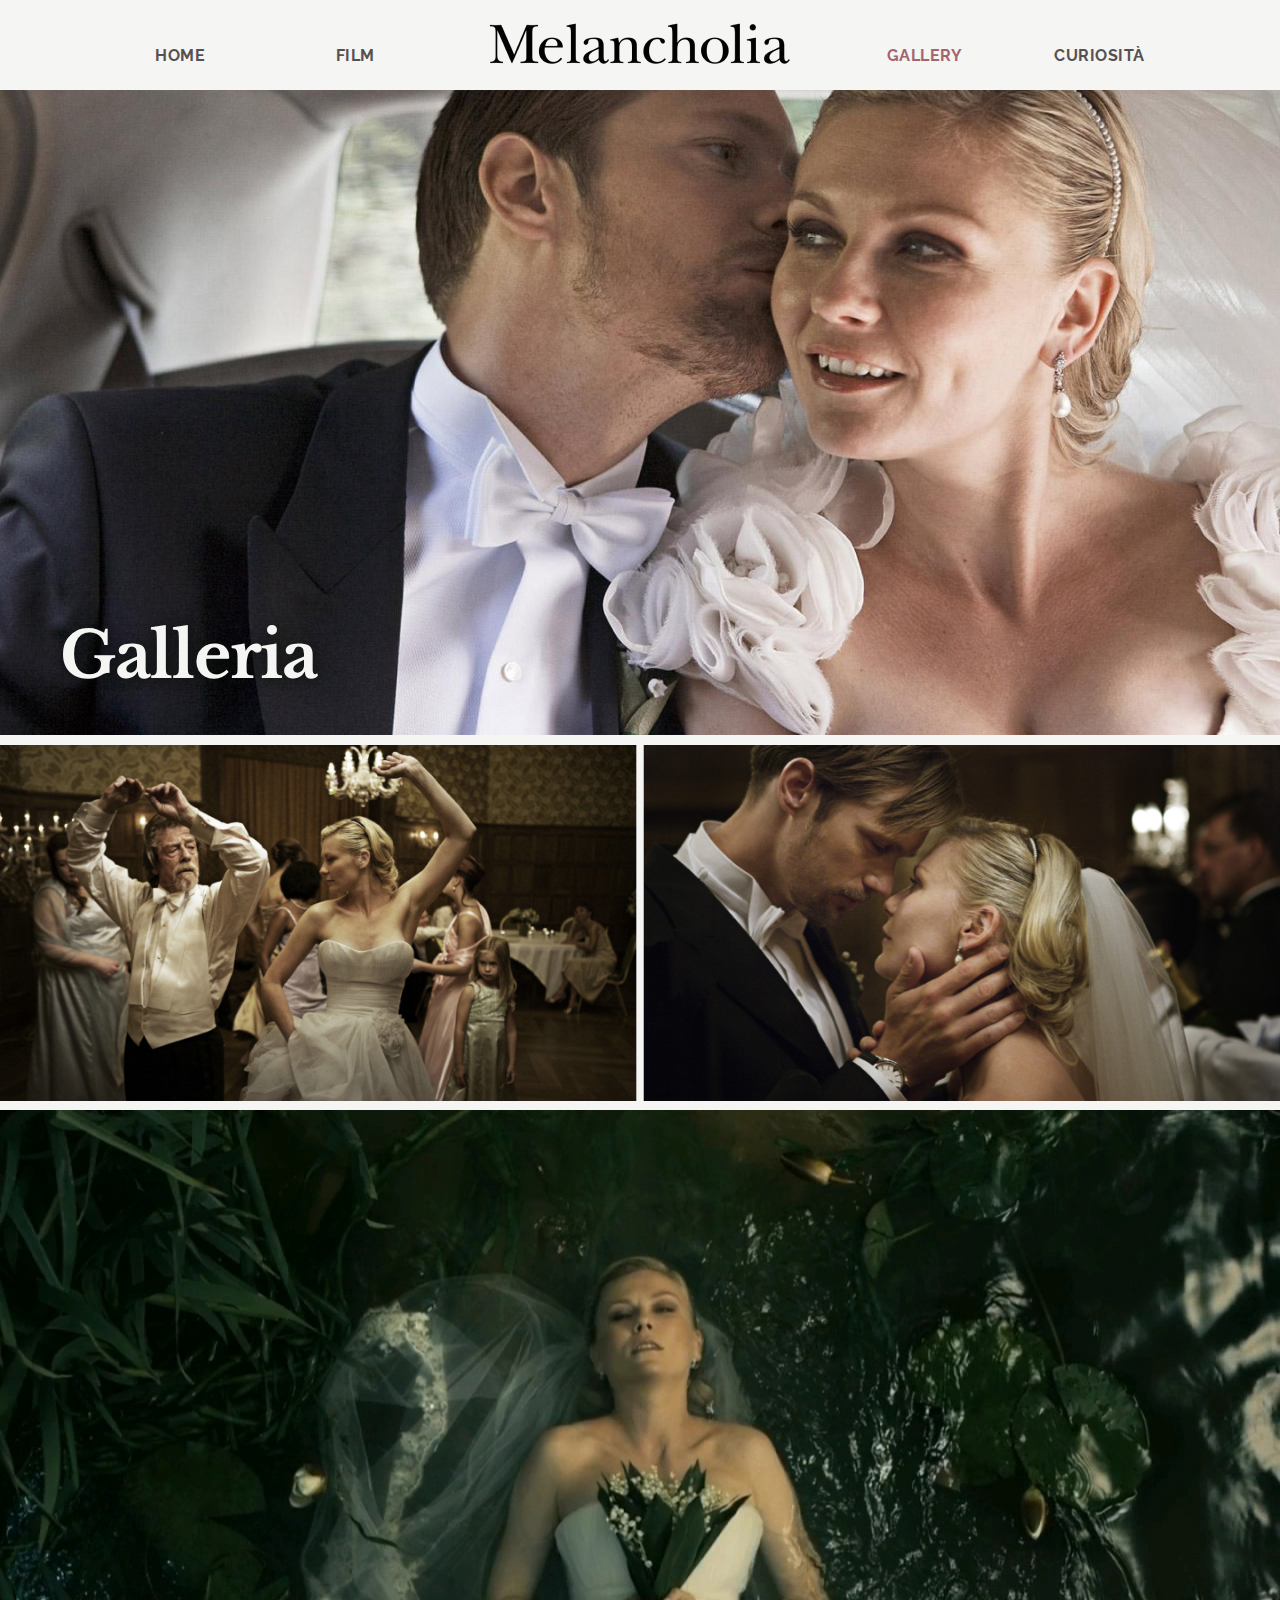
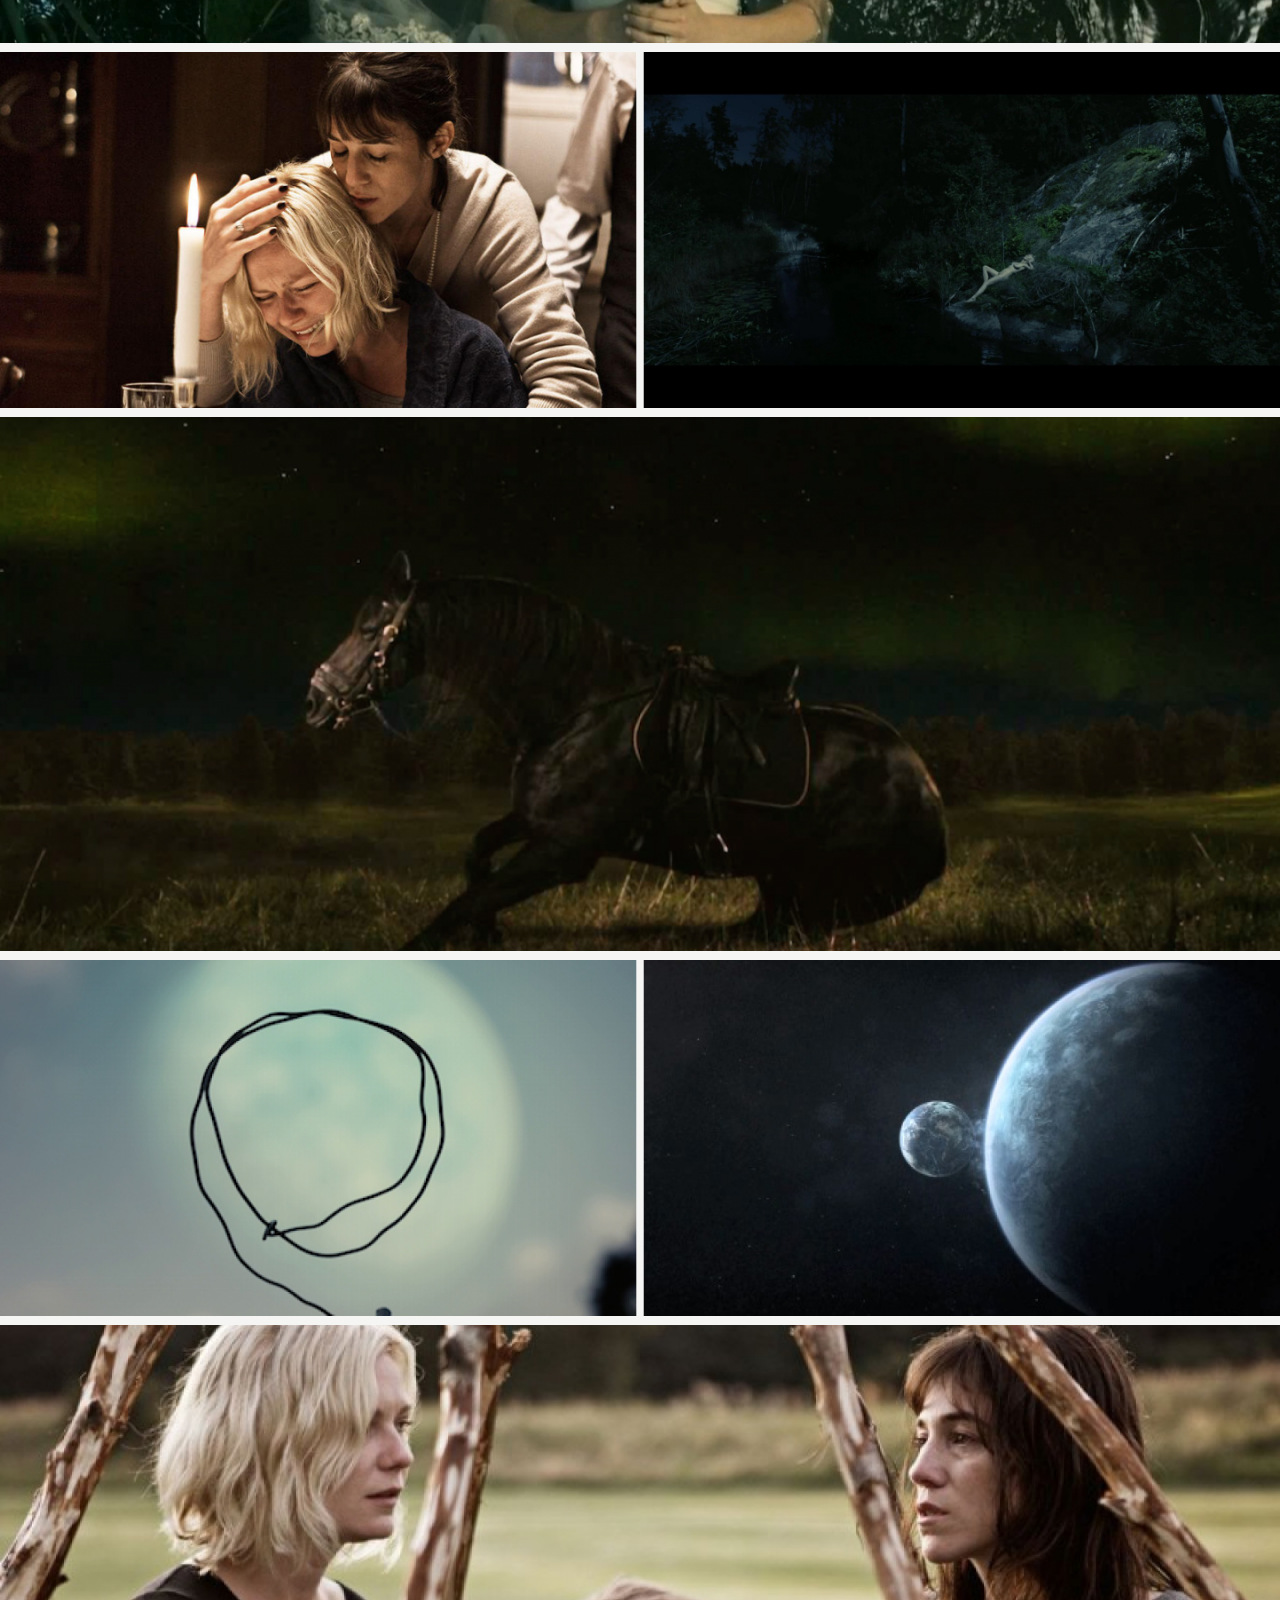
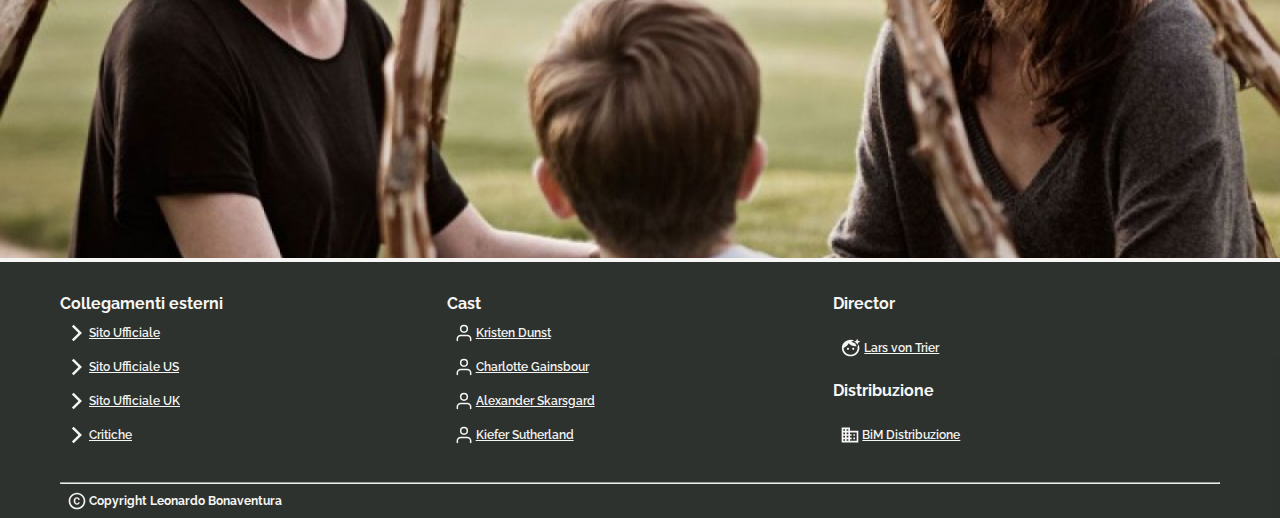
<file: gallery.html>
<!DOCTYPE html>
<html lang="it">
<head>
    <meta charset="UTF-8">
    <meta http-equiv="X-UA-Compatible" content="IE=edge">
    <meta name="viewport" content="width=device-width, initial-scale=1.0">
    <title>Melancholia - Gallery</title>
    <link rel="stylesheet" href="style.css">
</head>
<body>
    <header class="container fluid">
        <nav class="main-menu">
            <a href="index.html" class="button-text">Home</a>
            <a href="descrizione.html" class="button-text">Film</a>
            <a href="index.html" class="logo"><img src="img/logo.png" alt="logo"></a>
            <a href="gallery.html" class="button-text active">Gallery</a>
            <a href="curiosita.html" class="button-text">Curiosità</a>
        </nav>
        <div class="cover-image h645" id="cover-gallery">
            <h1 class="light">Galleria</h1>
        </div>
    </header>
    <main id="gallery">
        <div class="container fluid">
            <div class="gallery-grid">
                <div class="image-401">
                    <img src="img/401/401.jpg" alt="foto1">
                </div>
                <div class="image-401">
                    <img src="img/401/401-1.jpg" alt="foto2">
                </div>
                <div class="image-600">
                    <img src="img/600/600.jpg" alt="foto3">
                </div>
                <div class="image-401">
                    <img src="img/401/401-2.jpg" alt="foto4">
                </div>
                <div class="image-401">
                    <img src="img/401/401-3.jpg" alt="foto5">
                </div>
                <div class="image-600">
                    <img src="img/600/600-1.jpg" alt="foto6">
                </div>
                <div class="image-401">
                    <img src="img/401/401-4.jpg" alt="foto7">
                </div>
                <div class="image-401">
                    <img src="img/401/401-5.jpg" alt="foto8">
                </div>
                <div class="image-600">
                    <img src="img/600/600-2.jpg" alt="foto9">
                </div>
            </div>
        </div>

    </main>
    <footer class="container">
        
        <div class="footer-box">
            <p><strong>Collegamenti esterni</strong></p>
            <a href="http://www.melancholiathemovie.com/">
                <div class="footer-element">
                    <img src="icons/external-Light.svg" alt="icona freccia">
                   <span class="small">Sito Ufficiale</span>
                </div>
            </a>
            <a href="http://www.magpictures.com/melancholia/">
                <div class="footer-element">
                    <img src="icons/external-Light.svg" alt="icona freccia">
                   <span class="small">Sito Ufficiale US</span>
                </div>
            </a>
            <a href="https://www.curzonartificialeye.com/melancholia">
                <div class="footer-element">
                    <img src="icons/external-Light.svg" alt="icona freccia">
                   <span class="small">Sito Ufficiale UK</span>
                </div>
            </a>
            <a href="https://www.metacritic.com/movie/melancholia">
                <div class="footer-element">
                    <img src="icons/external-Light.svg" alt="icona freccia">
                   <span class="small">Critiche</span>
                </div>
            </a>
        </div>
        <div class="footer-box">
            <p><strong>Cast</strong></p>
            <a href="https://www.imdb.com/name/nm0000379/?ref_=tt_ov_st_sm">
                <div class="footer-element">
                    <img src="icons/Person-Light.svg" alt="icona persona">
                   <span class="small">Kristen Dunst</span>
                </div>
            </a>
            <a href="https://www.imdb.com/name/nm0001250/?ref_=tt_ov_st_sm">
                <div class="footer-element">
                    <img src="icons/Person-Light.svg" alt="icona persona">
                   <span class="small">Charlotte Gainsbour</span>
                </div>
            </a>
            <a href="https://www.imdb.com/name/nm0002907/?ref_=ttfc_fc_cl_t3">
                <div class="footer-element">
                    <img src="icons/Person-Light.svg" alt="icona persona">
                   <span class="small">Alexander Skarsgard</span>
                </div>
            </a>
            <a href="https://www.imdb.com/name/nm0000662/?ref_=tt_ov_st_sm">
                <div class="footer-element">
                    <img src="icons/Person-Light.svg" alt="icona persona">
                   <span class="small">Kiefer Sutherland</span>
                </div>
            </a>
        </div>
        <div class="footer-box">
            <p><strong>Director</strong></p>
            <a href="https://www.imdb.com/name/nm0001885/?ref_=tt_ov_wr">
                <div class="footer-element">
                    <img src="icons/director-Light.svg" alt="icona regista">
                   <span class="small">Lars von Trier</span>
                </div>
            </a>
            <p><strong>Distribuzione</strong></p>
            <a href="http://www.bimfilm.com/">
                <div class="footer-element">
                    <img src="icons/distribuzione-Light.svg" alt="icona distribuzione">
                   <span class="small">BiM Distribuzione</span>
                </div>
            </a>
        </div>

        <div class="copyright small">
            <hr>
            <div class="footer-element">
                <img src="icons/copyright.svg" alt="icona copyright">
                <span><strong>Copyright Leonardo Bonaventura</strong></span>
            </div>
        </div>
    </footer>
</body>
</html>
</file>
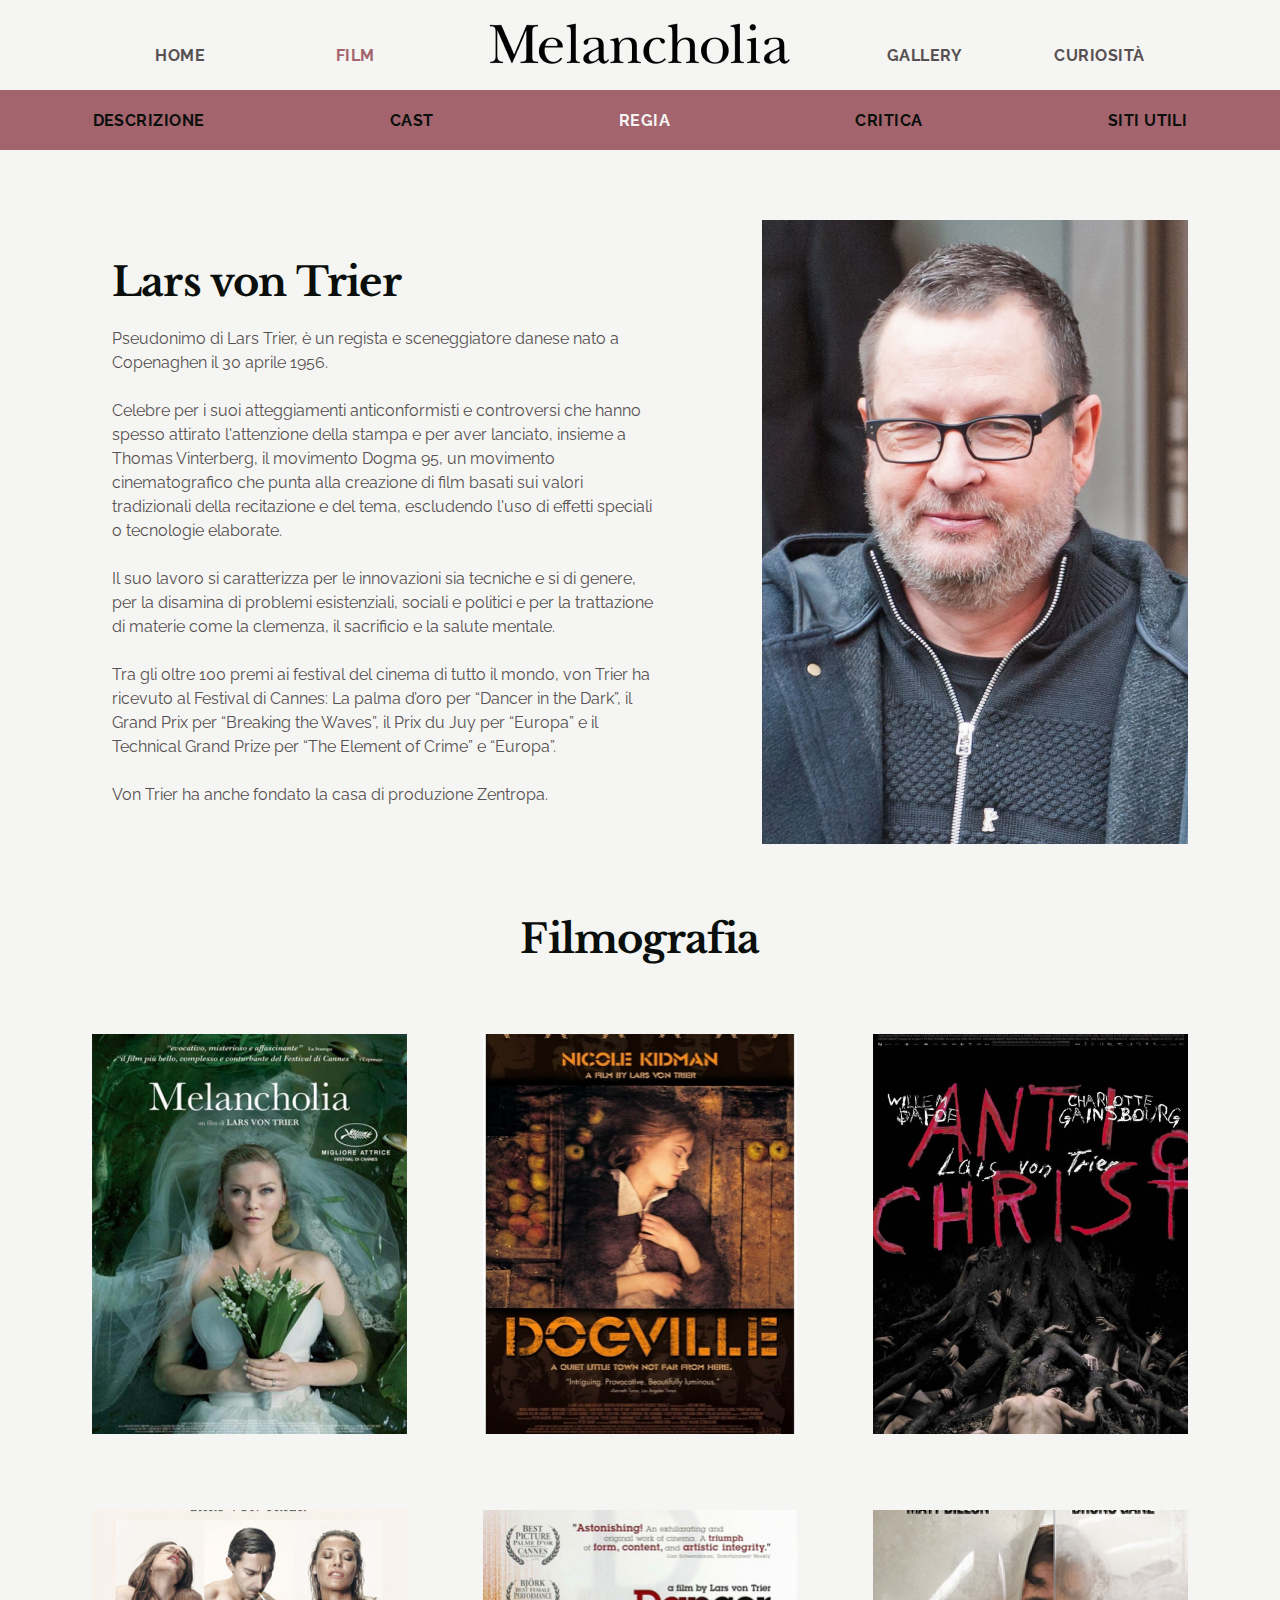
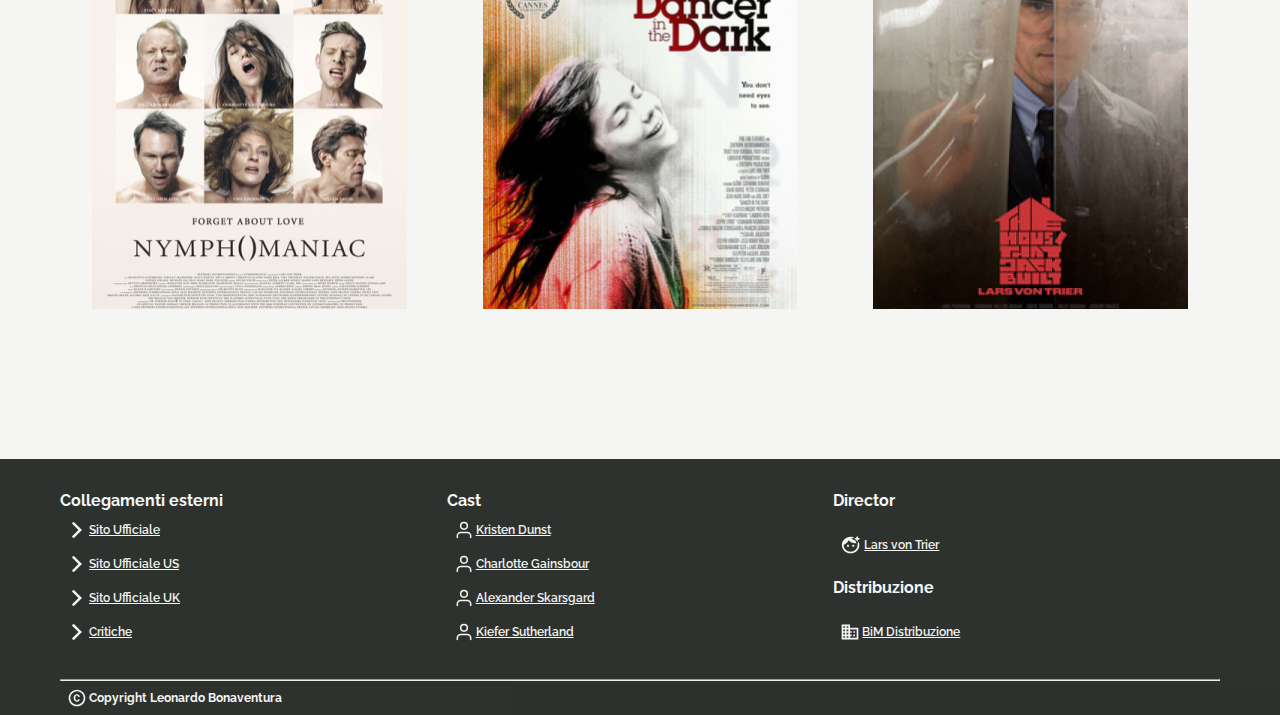
<file: regia.html>
<!DOCTYPE html>
<html lang="it">
<head>
    <meta charset="UTF-8">
    <meta http-equiv="X-UA-Compatible" content="IE=edge">
    <meta name="viewport" content="width=device-width, initial-scale=1.0">
    <title>Melancholia - Regia</title>
    <link rel="stylesheet" href="style.css">
</head>
<body>
    <header class="container fluid">
        <nav class="main-menu">
            <a href="index.html" class="button-text">Home</a>
            <a href="descrizione.html" class="button-text active">Film</a>
            <a href="index.html" class="logo"><img src="img/logo.png" alt="logo"></a>
            <a href="gallery.html" class="button-text">Gallery</a>
            <a href="curiosita.html" class="button-text">Curiosità</a>
        </nav>
        <nav class="sub-menu">
            <a href="descrizione.html" class="button-text">descrizione</a>
            <a href="cast.html" class="button-text">cast</a>
            <a href="regia.html" class="button-text active">regia</a>
            <a href="critica.html" class="button-text">critica</a>
            <a href="siti-utili.html" class="button-text">siti utili</a>
        </nav>
    </header>
    <main id="regia">
        <div class="container-10 footer-distance">
            <div class="person right">
                <img src="img/624.jpg" alt="foto lars von trier">
                <div class="textbox">
                    <h2 class="dark">Lars von Trier</h2>
                    <p>Pseudonimo di Lars Trier, è un regista e sceneggiatore danese nato a Copenaghen il 30 aprile 1956. <br><br>Celebre per i suoi atteggiamenti anticonformisti e controversi che hanno spesso attirato l'attenzione della stampa e per aver lanciato, insieme a Thomas Vinterberg, il movimento Dogma 95, un movimento cinematografico che punta alla creazione di film basati sui valori tradizionali della recitazione e del tema, escludendo l'uso di effetti speciali o tecnologie elaborate. <br><br>Il suo lavoro si caratterizza per le innovazioni sia tecniche e si di genere, per la disamina di problemi esistenziali, sociali e politici e per la trattazione di materie come la clemenza, il sacrificio e la salute mentale. <br><br>Tra gli oltre 100 premi ai festival del cinema di tutto il mondo, von Trier ha ricevuto al Festival di Cannes: La palma d’oro per “Dancer in the Dark”, il Grand Prix per “Breaking the Waves”, il Prix du Juy per “Europa” e il Technical Grand Prize per “The Element of Crime” e “Europa”. <br><br>Von Trier ha anche fondato la casa di produzione Zentropa.</p>
                </div>
            </div>
            <div id="filmografia" class="flex-col-centered">
                <h2 class="dark">Filmografia</h2>
                <div class="griglia-film">
                    <img src="img/315/315.jpg" alt="locandina melancholia">
                    <img src="img/315/315-1.jpg" alt="locandina dogville">
                    <img src="img/315/315-2.jpg" alt="locandina antichrist">
                    <img src="img/315/315-3.jpg" alt="locandina nymphomaniac">
                    <img src="img/315/315-4.jpg" alt="locandina dancer in the dark">
                    <img src="img/315/315-5.jpg" alt="locandina la casa di jack">
                </div>
            </div>
        </div>
    </main>
    <footer class="container">
        
        <div class="footer-box">
            <p><strong>Collegamenti esterni</strong></p>
            <a href="http://www.melancholiathemovie.com/">
                <div class="footer-element">
                    <img src="icons/external-Light.svg" alt="icona freccia">
                   <span class="small">Sito Ufficiale</span>
                </div>
            </a>
            <a href="http://www.magpictures.com/melancholia/">
                <div class="footer-element">
                    <img src="icons/external-Light.svg" alt="icona freccia">
                   <span class="small">Sito Ufficiale US</span>
                </div>
            </a>
            <a href="https://www.curzonartificialeye.com/melancholia">
                <div class="footer-element">
                    <img src="icons/external-Light.svg" alt="icona freccia">
                   <span class="small">Sito Ufficiale UK</span>
                </div>
            </a>
            <a href="https://www.metacritic.com/movie/melancholia">
                <div class="footer-element">
                    <img src="icons/external-Light.svg" alt="icona freccia">
                   <span class="small">Critiche</span>
                </div>
            </a>
        </div>
        <div class="footer-box">
            <p><strong>Cast</strong></p>
            <a href="https://www.imdb.com/name/nm0000379/?ref_=tt_ov_st_sm">
                <div class="footer-element">
                    <img src="icons/Person-Light.svg" alt="icona persona">
                   <span class="small">Kristen Dunst</span>
                </div>
            </a>
            <a href="https://www.imdb.com/name/nm0001250/?ref_=tt_ov_st_sm">
                <div class="footer-element">
                    <img src="icons/Person-Light.svg" alt="icona persona">
                   <span class="small">Charlotte Gainsbour</span>
                </div>
            </a>
            <a href="https://www.imdb.com/name/nm0002907/?ref_=ttfc_fc_cl_t3">
                <div class="footer-element">
                    <img src="icons/Person-Light.svg" alt="icona persona">
                   <span class="small">Alexander Skarsgard</span>
                </div>
            </a>
            <a href="https://www.imdb.com/name/nm0000662/?ref_=tt_ov_st_sm">
                <div class="footer-element">
                    <img src="icons/Person-Light.svg" alt="icona persona">
                   <span class="small">Kiefer Sutherland</span>
                </div>
            </a>
        </div>
        <div class="footer-box">
            <p><strong>Director</strong></p>
            <a href="https://www.imdb.com/name/nm0001885/?ref_=tt_ov_wr">
                <div class="footer-element">
                    <img src="icons/director-Light.svg" alt="icona regista">
                   <span class="small">Lars von Trier</span>
                </div>
            </a>
            <p><strong>Distribuzione</strong></p>
            <a href="http://www.bimfilm.com/">
                <div class="footer-element">
                    <img src="icons/distribuzione-Light.svg" alt="icona distribuzione">
                   <span class="small">BiM Distribuzione</span>
                </div>
            </a>
        </div>

        <div class="copyright small">
            <hr>
            <div class="footer-element">
                <img src="icons/copyright.svg" alt="icona copyright">
                <span><strong>Copyright Leonardo Bonaventura</strong></span>
            </div>
        </div>
    </footer>
</body>
</html>
</file>
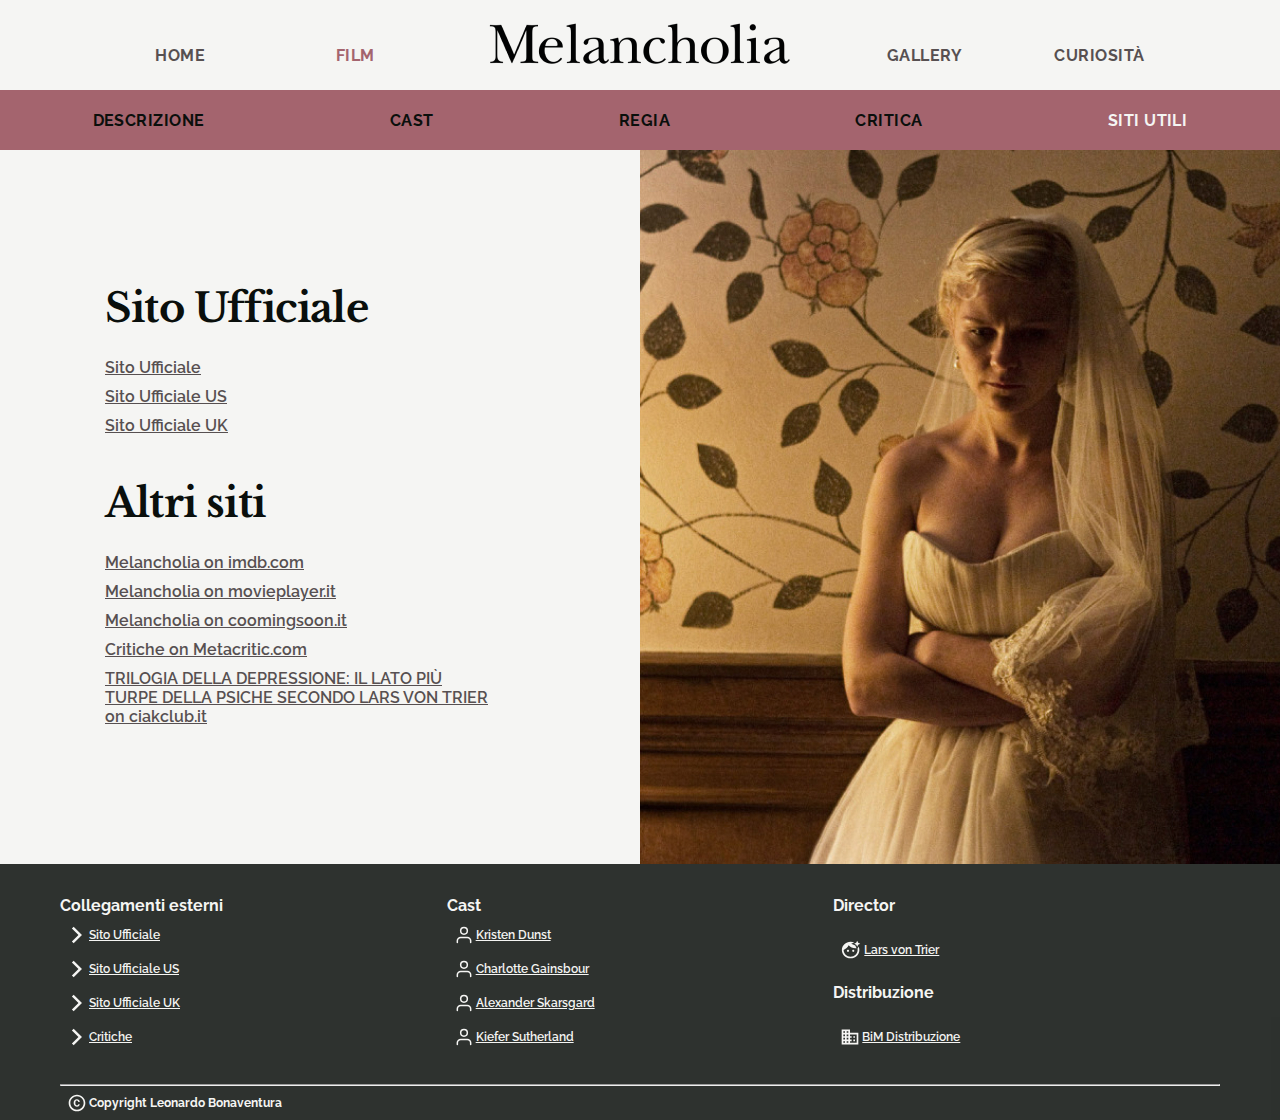
<file: siti-utili.html>
<!DOCTYPE html>
<html lang="it">
  <head>
    <meta charset="UTF-8" />
    <meta http-equiv="X-UA-Compatible" content="IE=edge" />
    <meta name="viewport" content="width=device-width, initial-scale=1.0" />
    <title>Melancholia - Siti utili</title>
    <link rel="stylesheet" href="style.css" />
  </head>
  <body>
    <header class="container fluid">
      <nav class="main-menu">
        <a href="index.html" class="button-text">Home</a>
        <a href="descrizione.html" class="button-text active">Film</a>
        <a href="index.html" class="logo"
          ><img src="img/logo.png" alt="logo"
        /></a>
        <a href="gallery.html" class="button-text">Gallery</a>
        <a href="curiosita.html" class="button-text">Curiosità</a>
      </nav>
      <nav class="sub-menu">
        <a href="descrizione.html" class="button-text">descrizione</a>
        <a href="cast.html" class="button-text">cast</a>
        <a href="regia.html" class="button-text">regia</a>
        <a href="critica.html" class="button-text">critica</a>
        <a href="siti-utili.html" class="button-text active">siti utili</a>
      </nav>
    </header>
    <main id="siti-utili">
      <div class="container fluid">
        <div class="flex-row-centered">
          <div class="textbox">
            <h2 class="dark">Sito Ufficiale</h2>
            <a href="http://www.melancholiathemovie.com/"> Sito Ufficiale </a>
            <a href="http://www.magpictures.com/melancholia/">
              Sito Ufficiale US
            </a>
            <a href="https://www.curzonartificialeye.com/melancholia">
              Sito Ufficiale UK
            </a>
            <br /><br />
            <h2 class="dark">Altri siti</h2>
            <a href="https://www.imdb.com/title/tt1527186/"
              >Melancholia on imdb.com</a
            >
            <a href="https://movieplayer.it/film/melancholia_25253/"
              >Melancholia on movieplayer.it</a
            >
            <a href="https://www.comingsoon.it/film/melancholia/47956/scheda/"
              >Melancholia on coomingsoon.it</a
            >
            <a href="https://www.metacritic.com/movie/melancholia"
              >Critiche on Metacritic.com</a
            >
            <a
              href="https://www.ciakclub.it/2021/03/22/trilogia-della-depressione-psiche-von-trier/"
              >TRILOGIA DELLA DEPRESSIONE: IL LATO PIÙ TURPE DELLA PSICHE
              SECONDO LARS VON TRIER on ciakclub.it</a
            >
          </div>
          <div id="image-siti-utili">
            <img src="img/Image-siti-utili.jpg" alt="foto Kristen Dunst" />
          </div>
        </div>
      </div>
    </main>
    <footer class="container">
      <div class="footer-box">
        <p><strong>Collegamenti esterni</strong></p>
        <a href="http://www.melancholiathemovie.com/">
          <div class="footer-element">
            <img src="icons/external-Light.svg" alt="icona freccia" />
            <span class="small">Sito Ufficiale</span>
          </div>
        </a>
        <a href="http://www.magpictures.com/melancholia/">
          <div class="footer-element">
            <img src="icons/external-Light.svg" alt="icona freccia" />
            <span class="small">Sito Ufficiale US</span>
          </div>
        </a>
        <a href="https://www.curzonartificialeye.com/melancholia">
          <div class="footer-element">
            <img src="icons/external-Light.svg" alt="icona freccia" />
            <span class="small">Sito Ufficiale UK</span>
          </div>
        </a>
        <a href="https://www.metacritic.com/movie/melancholia">
          <div class="footer-element">
            <img src="icons/external-Light.svg" alt="icona freccia" />
            <span class="small">Critiche</span>
          </div>
        </a>
      </div>
      <div class="footer-box">
        <p><strong>Cast</strong></p>
        <a href="https://www.imdb.com/name/nm0000379/?ref_=tt_ov_st_sm">
          <div class="footer-element">
            <img src="icons/Person-Light.svg" alt="icona persona" />
            <span class="small">Kristen Dunst</span>
          </div>
        </a>
        <a href="https://www.imdb.com/name/nm0001250/?ref_=tt_ov_st_sm">
          <div class="footer-element">
            <img src="icons/Person-Light.svg" alt="icona persona" />
            <span class="small">Charlotte Gainsbour</span>
          </div>
        </a>
        <a href="https://www.imdb.com/name/nm0002907/?ref_=ttfc_fc_cl_t3">
          <div class="footer-element">
            <img src="icons/Person-Light.svg" alt="icona persona" />
            <span class="small">Alexander Skarsgard</span>
          </div>
        </a>
        <a href="https://www.imdb.com/name/nm0000662/?ref_=tt_ov_st_sm">
          <div class="footer-element">
            <img src="icons/Person-Light.svg" alt="icona persona" />
            <span class="small">Kiefer Sutherland</span>
          </div>
        </a>
      </div>
      <div class="footer-box">
        <p><strong>Director</strong></p>
        <a href="https://www.imdb.com/name/nm0001885/?ref_=tt_ov_wr">
          <div class="footer-element">
            <img src="icons/director-Light.svg" alt="icona regista" />
            <span class="small">Lars von Trier</span>
          </div>
        </a>
        <p><strong>Distribuzione</strong></p>
        <a href="http://www.bimfilm.com/">
          <div class="footer-element">
            <img
              src="icons/distribuzione-Light.svg"
              alt="icona distribuzione"
            />
            <span class="small">BiM Distribuzione</span>
          </div>
        </a>
      </div>

      <div class="copyright small">
        <hr />
        <div class="footer-element">
          <img src="icons/copyright.svg" alt="icona copyright" />
          <span><strong>Copyright Leonardo Bonaventura</strong></span>
        </div>
      </div>
    </footer>
  </body>
</html>
</file>
<file: style.css>
@import url('https://fonts.googleapis.com/css2?family=Libre+Baskerville:wght@400;700&family=Raleway:wght@400;500;600;700&display=swap');
@import "css/design-system.css";
@import "css/menus.css";
@import "css/footer.css";

/* RESETS */
*{
    margin: 0;
    padding: 0;
    box-sizing: border-box;
}
img{
    max-width: 100%;
    object-fit: cover;
}
/* BASIC STYLE */
body{
    font-family: 'Raleway', sans-serif;
    font-weight: 400;
    font-size: 16px;
    color: #575051;
    background-color: #F5F5F3;
}

/* LAYOUT BASICS */
body{
    display: flex;
    flex-direction: column;
    min-height: 100vh;
}

main{
    flex: 1 0 auto;
}

.container{
    max-width: 1440px;
    padding: 0 60px;
    width: 100%;
}
.container-10 {
    max-width: 1096px;
}
.container-8{
    max-width: 874px;
}
.container.fluid {
    max-width: none;
    padding: 0;
}

.footer-distance{
    padding-bottom: 150px;
}

.flex-row-centered{
    display: flex;
    justify-content: center;
    align-items: center;
}
.flex-col-centered{
    display: flex;
    flex-direction: column;
    align-items: center;
    justify-content: center;
}


/* ******************************** */
/*             CTAs                 */
/* ******************************** */
.cta-primary{
    display: flex;
    justify-content: center;
    align-items: center;
    
    width: 215px;
    height: 50px;
    padding: 20px 50px;
    
    color: #F5F5F3;
    background-color: #A4646E;
    border-radius: 8px;
}



/* *********************/
/*   MAIN CONTENT      */
/* *********************/
main{
    display: flex;
    flex-direction: column;
    align-items: center;
}

/* SNIPPET FOR COVER IMAGE IN DIVS */
.cover-image{
    height: 900px;
    /* ref: https://css-tricks.com/perfect-full-page-background-image/ */
    background: no-repeat center center scroll; 
    -webkit-background-size: cover;
    -moz-background-size: cover;
    -o-background-size: cover;
    background-size: cover;
}

/* GENERIC TEXTBOX */
.textbox{
    display: flex;
    flex-direction: column;
    padding: 20px;
}
.textbox h2{
    padding-bottom: 20px;
}

/* HOME CONTENT */
#home-cover{
    background-image: url(img/HeroImage.jpg);
    background-attachment: fixed;
}

#home .flex-col-centered{
    justify-content: space-around;  
}
#home .textbox{
    text-align: center;
}
#home-title{
    font-size: 144px;
}
#home-icon-wrapper{
    justify-content: space-between;
    width: 650px;
    padding: 95px 0px;
}

/* DESCRIPTION CONTENT */
#desc1-cover{
    background-image: url("img/900/900.jpg");
    margin-top: -100px;
}
#desc2-cover{
    background-image: url("img/900/900-1.jpg");
}
#desc3-cover{
    background-image: url("img/900/900-2.jpg");
}
#desc4-cover{
    background-image: url("img/900/900-3.jpg");
}

#description .left{
    align-items: flex-start;
    padding-left: 60px;
}
#description .right{
    align-items: flex-end;
    padding-right: 60px;    
}

#description .textbox{
    width: 467px;
    border-radius: 10px;
    background-color: rgba(10, 15, 12,65%);
}

/* PERSON CARD */
.person{
    display: flex;
    align-items: center;
    padding-top: 70px;
}
.person.left{
    flex-direction: row;
}
.person.right{
    flex-direction: row-reverse;
}
.person.left .textbox{
    padding-left: 100px;
}
.person.right .textbox{
    padding-right: 100px;
}

/* CONTENT CAST */
#cast .person.right img{
    margin-right: -60px;
}
#cast .person.left img{
    margin-left: -60px;
}

/* CONTENT REGIA */
#filmografia h2{
    padding: 70px 0;
}
#filmografia .griglia-film{
    display: grid;
    grid-template-columns: repeat(3, 1fr);
    grid-template-rows: auto;
    grid-gap: 76px;
    justify-items: center;
    justify-content: space-around;
    
}

/* CRITICA CONTENT */
.critica {
    padding-top: 70px;
}
.critica img, .critica p{
    padding-bottom: 20px;
}

/* SITI UTILI CONTENT */
#siti-utili{
    height: 714px;
}
#siti-utili .flex-row-centered{
    position: relative;
    height: 714px;
}
#siti-utili .textbox{
    max-width: 427px;
    position: absolute;
    right: 60%;
}

#siti-utili .textbox a{
    padding: 5px 0px;
}

#siti-utili #image-siti-utili{
    position: absolute;
    left: 50%;
    height: 714px;
}
#siti-utili #image-siti-utili img{
    height: 100%;
    width: 100%;
}

/* GALLERY & CURIOSITA HEADER */
.cover-image.h645{
    height: 645px;
    width: 100%;
    position: relative;
}
.cover-image.h645 h1{
    position: absolute;
    bottom: 40px;
    left: 60px;
    text-shadow: 1px 1px 15px #0A0F0C;
}

/* GALLERY CONTENT */
#cover-gallery{
    background-image: url("img/HeaderImageGallery.jpg");
}
#gallery .container{
    padding-top: 10px;
}
.gallery-grid{ 
    display: grid;
    grid-template-columns: 1fr 1fr;
    grid-template-rows: auto;
    grid-gap: 5px;
}
.image-600{
    grid-column: span 2;
}
.image-401{
    grid-column: span 1;
}
/* CURIOSITA CONTENT */
#cover-curiosità{
    background: url("img/HeaderImageCuriosity.png");
}
#curiosità .container-10{
    padding-top: 100px;
}
#curiosità .textbox{
    padding: 0px;
}
#curiosità #locandine{
    padding-top: 50px;
}
</file>
